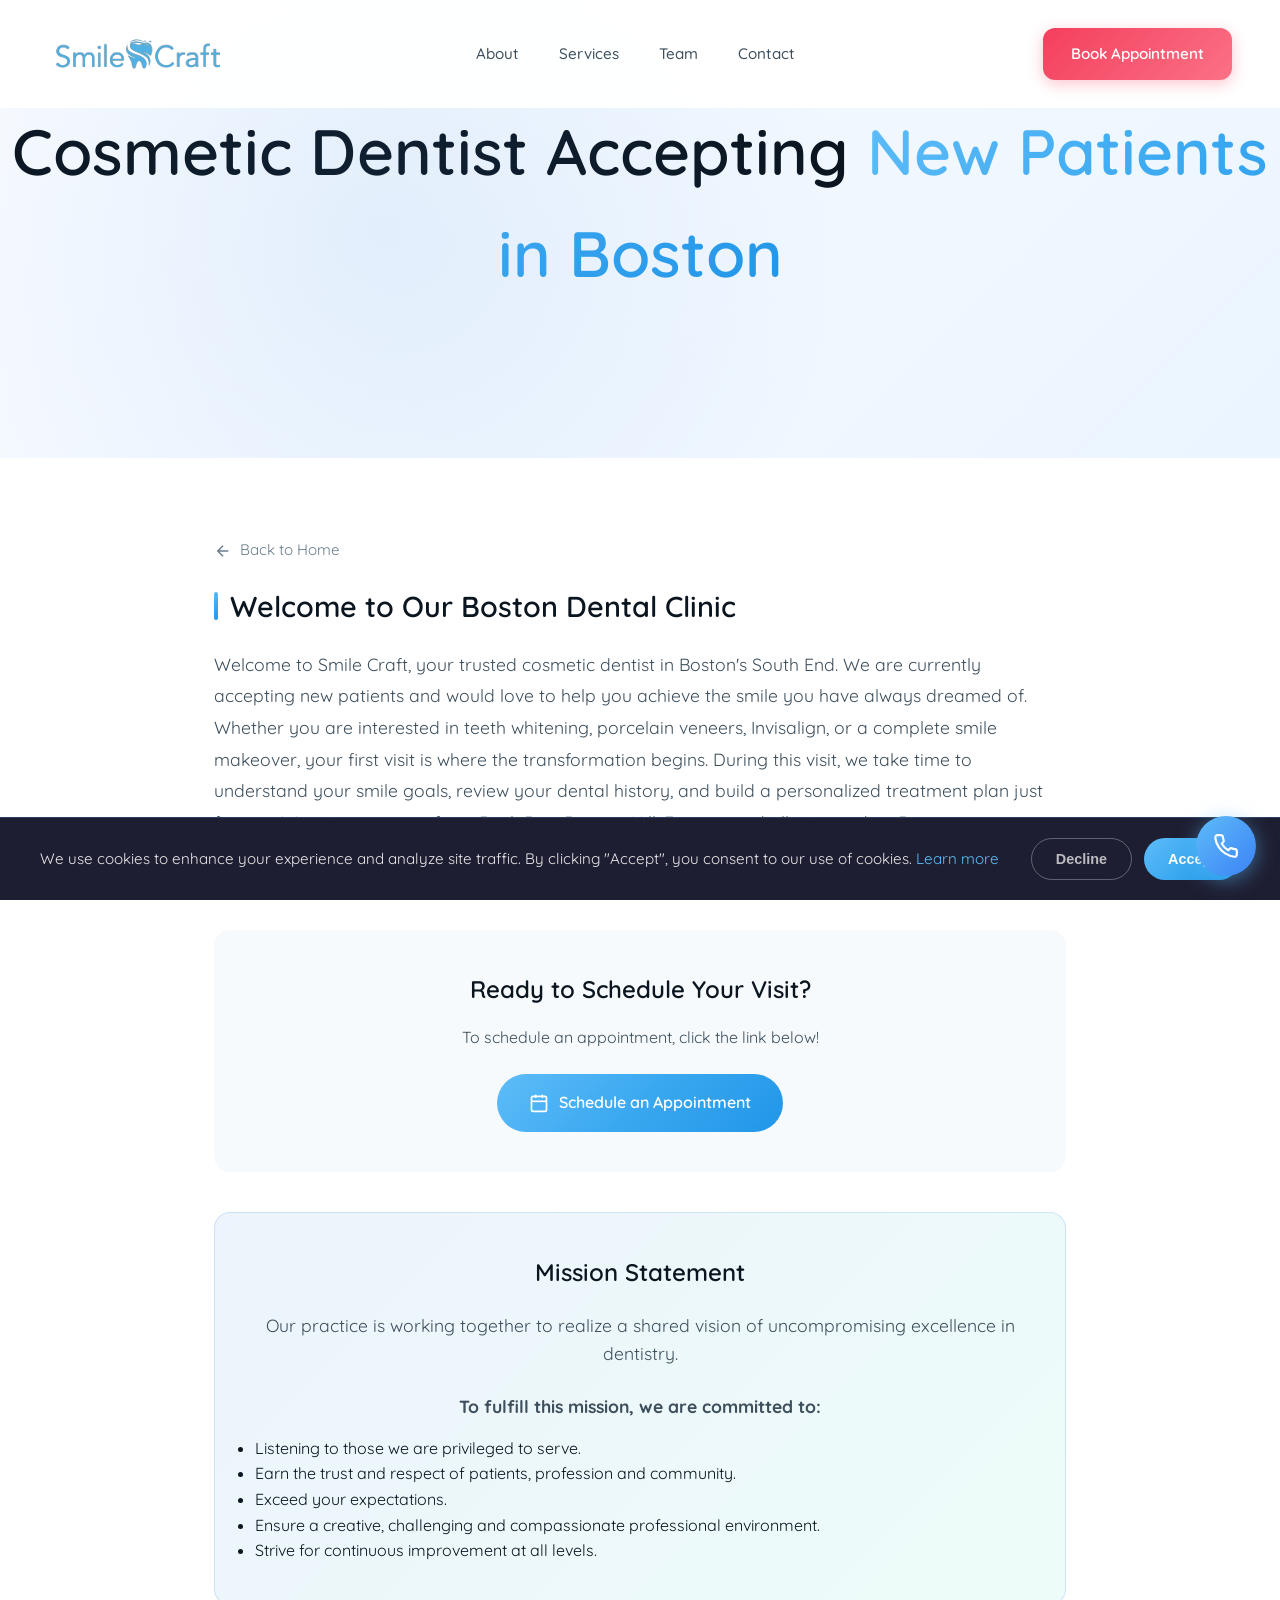
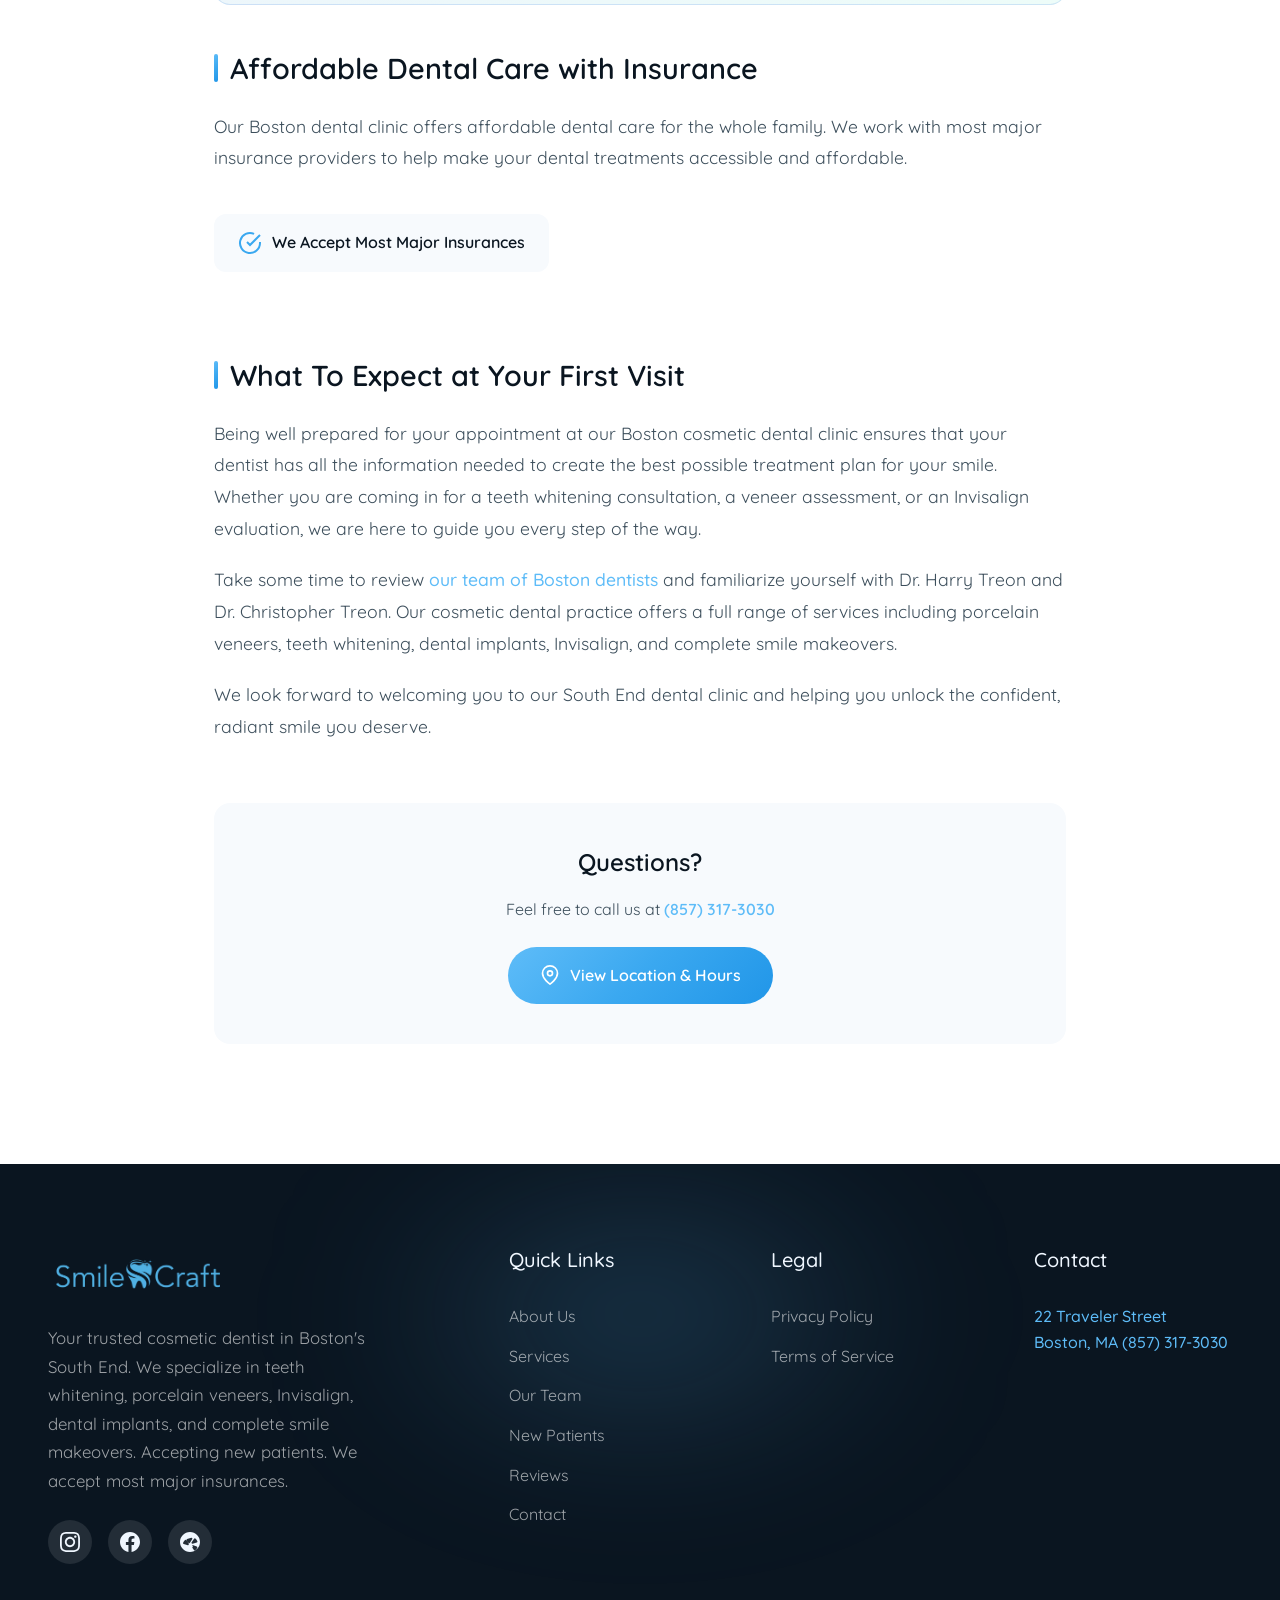
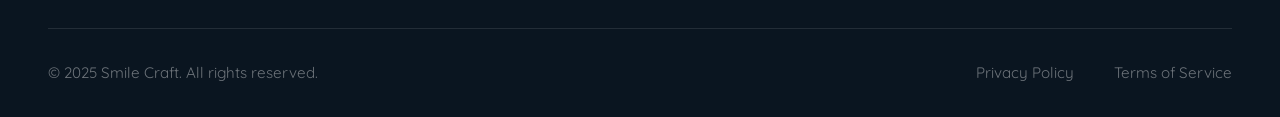
<file: new-patients.html>
<!DOCTYPE html>
<html lang="en">
<head>
    <meta charset="UTF-8">
    <meta name="viewport" content="width=device-width, initial-scale=1.0">
    <title>New Patients | Cosmetic Dentist Accepting New Patients Boston | Smile Makeovers</title>
    <meta name="description" content="Smile Craft is a cosmetic dentist in Boston's South End accepting new patients. Teeth whitening, veneers, Invisalign, and smile makeovers. Visit our South End dental clinic today.">

    <!-- Google Tag Manager -->
    <script>(function(w,d,s,l,i){w[l]=w[l]||[];w[l].push({'gtm.start':
    new Date().getTime(),event:'gtm.js'});var f=d.getElementsByTagName(s)[0],
    j=d.createElement(s),dl=l!='dataLayer'?'&l='+l:'';j.async=true;j.src=
    'https://www.googletagmanager.com/gtm.js?id='+i+dl;f.parentNode.insertBefore(j,f);
    })(window,document,'script','dataLayer','GTM-54HP6XB7');</script>
    <!-- End Google Tag Manager -->

    <!-- Fonts -->
    <link rel="preconnect" href="https://fonts.googleapis.com">
    <link rel="preconnect" href="https://fonts.gstatic.com" crossorigin>
    <link href="https://fonts.googleapis.com/css2?family=Quicksand:wght@400;500;600;700&display=swap" rel="stylesheet">
    
    <!-- Styles -->
    <link rel="stylesheet" href="styles.css">
    <style>
        /* Use default cursor on this page */
        body, body * {
            cursor: auto !important;
        }
        
        body a, body button {
            cursor: pointer !important;
        }
        
        .page-hero {
            min-height: 40vh;
            display: flex;
            align-items: center;
            justify-content: center;
            background: var(--gradient-dark);
            position: relative;
            padding-top: 100px;
        }
        
        .page-hero::before {
            content: '';
            position: absolute;
            inset: 0;
            background: radial-gradient(circle at 30% 50%, rgba(74, 144, 226, 0.1) 0%, transparent 50%);
        }
        
        .page-hero h1 {
            font-size: clamp(2.5rem, 5vw, 4rem);
            font-weight: 600;
            text-align: center;
            color: var(--text-primary);
        }
        
        .page-hero h1 span {
            background: var(--gradient-primary);
            -webkit-background-clip: text;
            -webkit-text-fill-color: transparent;
        }
        
        .page-content {
            padding: 80px 0;
            background: var(--bg-primary);
        }
        
        .content-container {
            max-width: 900px;
            margin: 0 auto;
            padding: 0 24px;
        }
        
        .content-section {
            margin-bottom: 60px;
        }
        
        .content-section h2 {
            font-size: 1.8rem;
            font-weight: 600;
            color: var(--text-primary);
            margin-bottom: 20px;
            display: flex;
            align-items: center;
            gap: 12px;
        }
        
        .content-section h2::before {
            content: '';
            width: 4px;
            height: 28px;
            background: var(--gradient-primary);
            border-radius: 2px;
        }
        
        .content-section p {
            font-size: 1.1rem;
            line-height: 1.8;
            color: var(--text-secondary);
            margin-bottom: 20px;
        }
        
        .content-section ul {
            list-style: none;
            padding: 0;
            margin: 20px 0;
        }
        
        .content-section ul li {
            font-size: 1.1rem;
            line-height: 1.8;
            color: var(--text-secondary);
            padding-left: 28px;
            position: relative;
            margin-bottom: 12px;
        }
        
        .content-section ul li::before {
            content: '';
            position: absolute;
            left: 0;
            top: 10px;
            width: 8px;
            height: 8px;
            background: var(--accent-primary);
            border-radius: 50%;
        }
        
        .cta-box {
            background: var(--bg-secondary);
            border: 1px solid var(--border-light);
            border-radius: 16px;
            padding: 40px;
            text-align: center;
            margin: 40px 0;
        }
        
        .cta-box h3 {
            font-size: 1.5rem;
            font-weight: 600;
            color: var(--text-primary);
            margin-bottom: 16px;
        }
        
        .cta-box p {
            color: var(--text-secondary);
            margin-bottom: 24px;
        }
        
        .cta-button {
            display: inline-flex;
            align-items: center;
            gap: 10px;
            padding: 16px 32px;
            background: var(--gradient-primary);
            color: white;
            text-decoration: none;
            border-radius: 50px;
            font-weight: 600;
            font-size: 1rem;
            transition: transform 0.3s ease, box-shadow 0.3s ease;
        }
        
        .cta-button:hover {
            transform: translateY(-2px);
            box-shadow: 0 10px 30px rgba(74, 144, 226, 0.3);
        }
        
        .mission-box {
            background: linear-gradient(135deg, rgba(74, 144, 226, 0.1) 0%, rgba(80, 227, 194, 0.1) 100%);
            border: 1px solid rgba(74, 144, 226, 0.2);
            border-radius: 16px;
            padding: 40px;
            margin: 40px 0;
        }
        
        .mission-box h3 {
            font-size: 1.5rem;
            font-weight: 600;
            color: var(--text-primary);
            margin-bottom: 20px;
            text-align: center;
        }
        
        .mission-box > p {
            text-align: center;
            font-size: 1.1rem;
            color: var(--text-secondary);
            margin-bottom: 24px;
        }
        
        .insurance-badge {
            display: inline-flex;
            align-items: center;
            gap: 10px;
            padding: 16px 24px;
            background: var(--bg-secondary);
            border: 1px solid var(--border-light);
            border-radius: 12px;
            margin: 20px 0;
        }
        
        .insurance-badge svg {
            width: 24px;
            height: 24px;
            color: var(--accent-secondary);
        }
        
        .insurance-badge span {
            font-weight: 600;
            color: var(--text-primary);
        }
        
        .staff-link {
            color: var(--accent-primary);
            text-decoration: none;
            font-weight: 500;
            transition: color 0.3s ease;
        }
        
        .staff-link:hover {
            color: var(--accent-secondary);
            text-decoration: underline;
        }
        
        .back-link {
            display: inline-flex;
            align-items: center;
            gap: 8px;
            color: var(--text-muted);
            text-decoration: none;
            font-size: 0.95rem;
            margin-bottom: 20px;
            transition: color 0.3s ease;
        }
        
        .back-link:hover {
            color: var(--accent-primary);
        }
        
        .back-link svg {
            width: 18px;
            height: 18px;
        }
    </style>
</head>
<body>
    <!-- Google Tag Manager (noscript) -->
    <noscript><iframe src="https://www.googletagmanager.com/ns.html?id=GTM-54HP6XB7"
    height="0" width="0" style="display:none;visibility:hidden"></iframe></noscript>
    <!-- End Google Tag Manager (noscript) -->

    <!-- Page Transition Overlay -->
    <div class="page-transition" id="pageTransition"></div>
    
    <!-- Navigation -->
    <nav class="nav" id="nav">
        <div class="nav-container">
            <a href="index.html" class="nav-logo">
                <img src="assets/images/SC_TEXT_RGB.webp" alt="Smile Craft Family Dentist Boston" class="logo-img">
            </a>
            
            <ul class="nav-links">
                <li><a href="index.html#about">About</a></li>
                <li><a href="index.html#services">Services</a></li>
                <li><a href="index.html#team">Team</a></li>
                <li><a href="index.html#contact">Contact</a></li>
            </ul>
            
            <a href="https://book2.getweave.com/a39bddf2-48ac-44b0-9388-3fecc2f129c3/request-appointment" target="_blank" rel="noopener noreferrer" class="nav-cta">Book Appointment</a>
            
            <button class="nav-toggle" aria-label="Toggle menu">
                <span></span>
                <span></span>
                <span></span>
            </button>
        </div>
    </nav>
    
    <!-- Mobile Menu -->
    <div class="mobile-menu">
        <button class="mobile-menu-close" aria-label="Close menu">
            <svg width="28" height="28" viewBox="0 0 24 24" fill="none" stroke="currentColor" stroke-width="2">
                <line x1="18" y1="6" x2="6" y2="18"></line>
                <line x1="6" y1="6" x2="18" y2="18"></line>
            </svg>
        </button>
        <ul class="mobile-menu-links">
            <li><a href="index.html#about">About</a></li>
            <li><a href="index.html#services">Services</a></li>
            <li><a href="index.html#team">Team</a></li>
            <li><a href="index.html#testimonials">Reviews</a></li>
            <li><a href="index.html#contact">Contact</a></li>
        </ul>
        <a href="https://book2.getweave.com/a39bddf2-48ac-44b0-9388-3fecc2f129c3/request-appointment" target="_blank" rel="noopener noreferrer" class="mobile-menu-cta">Book Appointment</a>
    </div>
    
    <!-- Page Hero -->
    <section class="page-hero">
        <h1>Cosmetic Dentist Accepting <span>New Patients in Boston</span></h1>
    </section>
    
    <!-- Page Content -->
    <section class="page-content">
        <div class="content-container">
            
            <a href="index.html" class="back-link">
                <svg viewBox="0 0 24 24" fill="none" stroke="currentColor" stroke-width="2">
                    <path d="M19 12H5M12 19l-7-7 7-7"/>
                </svg>
                Back to Home
            </a>
            
            <div class="content-section">
                <h2>Welcome to Our Boston Dental Clinic</h2>
                <p>
                    Welcome to Smile Craft, your trusted cosmetic dentist in Boston's South End. We are currently
                    accepting new patients and would love to help you achieve the smile you have always dreamed of.
                    Whether you are interested in teeth whitening, porcelain veneers, Invisalign, or a complete
                    smile makeover, your first visit is where the transformation begins. During this visit,
                    we take time to understand your smile goals, review your dental history, and build a
                    personalized treatment plan just for you. We serve patients from Back Bay, Beacon Hill,
                    Fenway and all surrounding Boston neighborhoods.
                </p>
            </div>
            
            <div class="cta-box">
                <h3>Ready to Schedule Your Visit?</h3>
                <p>To schedule an appointment, click the link below!</p>
                <a href="https://book2.getweave.com/a39bddf2-48ac-44b0-9388-3fecc2f129c3/request-appointment" target="_blank" rel="noopener noreferrer" class="cta-button">
                    <svg width="20" height="20" viewBox="0 0 24 24" fill="none" stroke="currentColor" stroke-width="2">
                        <rect x="3" y="4" width="18" height="18" rx="2" ry="2"/>
                        <line x1="16" y1="2" x2="16" y2="6"/>
                        <line x1="8" y1="2" x2="8" y2="6"/>
                        <line x1="3" y1="10" x2="21" y2="10"/>
                    </svg>
                    Schedule an Appointment
                </a>
            </div>
            
            <div class="mission-box">
                <h3>Mission Statement</h3>
                <p>Our practice is working together to realize a shared vision of uncompromising excellence in dentistry.</p>
                <p style="text-align: center; color: var(--text-secondary); margin-bottom: 16px;"><strong>To fulfill this mission, we are committed to:</strong></p>
                <ul>
                    <li>Listening to those we are privileged to serve.</li>
                    <li>Earn the trust and respect of patients, profession and community.</li>
                    <li>Exceed your expectations.</li>
                    <li>Ensure a creative, challenging and compassionate professional environment.</li>
                    <li>Strive for continuous improvement at all levels.</li>
                </ul>
            </div>
            
            <div class="content-section">
                <h2>Affordable Dental Care with Insurance</h2>
                <p>
                    Our Boston dental clinic offers affordable dental care for the whole family. We work with most
                    major insurance providers to help make your dental treatments accessible and affordable.
                </p>
                <div class="insurance-badge">
                    <svg viewBox="0 0 24 24" fill="none" stroke="currentColor" stroke-width="2">
                        <path d="M22 11.08V12a10 10 0 1 1-5.93-9.14"/>
                        <polyline points="22 4 12 14.01 9 11.01"/>
                    </svg>
                    <span>We Accept Most Major Insurances</span>
                </div>
            </div>
            
            <div class="content-section">
                <h2>What To Expect at Your First Visit</h2>
                <p>
                    Being well prepared for your appointment at our Boston cosmetic dental clinic ensures that
                    your dentist has all the information needed to create the best possible treatment plan for
                    your smile. Whether you are coming in for a teeth whitening consultation, a veneer
                    assessment, or an Invisalign evaluation, we are here to guide you every step of the way.
                </p>
                <p>
                    Take some time to review <a href="index.html#team" class="staff-link">our team of Boston dentists</a>
                    and familiarize yourself with Dr. Harry Treon and Dr. Christopher Treon. Our cosmetic dental
                    practice offers a full range of services including porcelain veneers, teeth whitening,
                    dental implants, Invisalign, and complete smile makeovers.
                </p>
                <p>
                    We look forward to welcoming you to our South End dental clinic and helping you unlock
                    the confident, radiant smile you deserve.
                </p>
            </div>
            
            <div class="cta-box">
                <h3>Questions?</h3>
                <p>Feel free to call us at <a href="tel:8573173030" style="color: var(--accent-primary); font-weight: 600;">(857) 317-3030</a></p>
                <a href="index.html#contact" class="cta-button">
                    <svg width="20" height="20" viewBox="0 0 24 24" fill="none" stroke="currentColor" stroke-width="2">
                        <path d="M21 10c0 7-9 13-9 13s-9-6-9-13a9 9 0 0 1 18 0z"/>
                        <circle cx="12" cy="10" r="3"/>
                    </svg>
                    View Location & Hours
                </a>
            </div>
            
        </div>
    </section>
    
    <!-- Footer -->
    <footer class="footer">
        <div class="container">
            <div class="footer-grid">
                <div class="footer-brand">
                    <a href="index.html" class="footer-logo">
                        <img src="assets/images/SC_TEXT_RGB.webp" alt="Smile Craft Dental Clinic Boston" class="logo-img">
                    </a>
                    <p class="footer-tagline">
                        Your trusted cosmetic dentist in Boston's South End. We specialize in teeth whitening, porcelain veneers, Invisalign, dental implants, and complete smile makeovers. Accepting new patients. We accept most major insurances.
                    </p>
                    <div class="footer-social">
                        <a href="https://www.instagram.com/smilecraftboston/" target="_blank" rel="noopener" aria-label="Instagram">
                            <svg viewBox="0 0 24 24" fill="currentColor">
                                <path d="M12 2.163c3.204 0 3.584.012 4.85.07 3.252.148 4.771 1.691 4.919 4.919.058 1.265.069 1.645.069 4.849 0 3.205-.012 3.584-.069 4.849-.149 3.225-1.664 4.771-4.919 4.919-1.266.058-1.644.07-4.85.07-3.204 0-3.584-.012-4.849-.07-3.26-.149-4.771-1.699-4.919-4.92-.058-1.265-.07-1.644-.07-4.849 0-3.204.013-3.583.07-4.849.149-3.227 1.664-4.771 4.919-4.919 1.266-.057 1.645-.069 4.849-.069zm0-2.163c-3.259 0-3.667.014-4.947.072-4.358.2-6.78 2.618-6.98 6.98-.059 1.281-.073 1.689-.073 4.948 0 3.259.014 3.668.072 4.948.2 4.358 2.618 6.78 6.98 6.98 1.281.058 1.689.072 4.948.072 3.259 0 3.668-.014 4.948-.072 4.354-.2 6.782-2.618 6.979-6.98.059-1.28.073-1.689.073-4.948 0-3.259-.014-3.667-.072-4.947-.196-4.354-2.617-6.78-6.979-6.98-1.281-.059-1.69-.073-4.949-.073zm0 5.838c-3.403 0-6.162 2.759-6.162 6.162s2.759 6.163 6.162 6.163 6.162-2.759 6.162-6.163c0-3.403-2.759-6.162-6.162-6.162zm0 10.162c-2.209 0-4-1.79-4-4 0-2.209 1.791-4 4-4s4 1.791 4 4c0 2.21-1.791 4-4 4zm6.406-11.845c-.796 0-1.441.645-1.441 1.44s.645 1.44 1.441 1.44c.795 0 1.439-.645 1.439-1.44s-.644-1.44-1.439-1.44z"/>
                            </svg>
                        </a>
                        <a href="https://www.facebook.com/smilecraftsouthend" target="_blank" rel="noopener" aria-label="Facebook">
                            <svg viewBox="0 0 24 24" fill="currentColor">
                                <path d="M24 12.073c0-6.627-5.373-12-12-12s-12 5.373-12 12c0 5.99 4.388 10.954 10.125 11.854v-8.385H7.078v-3.47h3.047V9.43c0-3.007 1.792-4.669 4.533-4.669 1.312 0 2.686.235 2.686.235v2.953H15.83c-1.491 0-1.956.925-1.956 1.874v2.25h3.328l-.532 3.47h-2.796v8.385C19.612 23.027 24 18.062 24 12.073z"/>
                            </svg>
                        </a>
                        <a href="https://www.yelp.com/biz/smile-craft-boston" target="_blank" rel="noopener" aria-label="Yelp">
                            <svg viewBox="0 0 24 24" fill="currentColor">
                                <path d="M20.16 12.594l-4.995 1.433c-.96.276-1.74-.8-1.176-1.63l2.905-4.308a1.072 1.072 0 0 1 1.596-.206 9.194 9.194 0 0 1 2.364 3.252 1.073 1.073 0 0 1-.686 1.459zm-5.025 3.152l4.942 1.606a1.072 1.072 0 0 1 .636 1.48 9.316 9.316 0 0 1-2.47 3.169 1.073 1.073 0 0 1-1.592-.26l-2.76-4.409c-.528-.845.288-1.894 1.236-1.584zm-2.75-1.906c-.678-.68-1.94-.144-1.94.824v5.263c0 .852.947 1.373 1.67.918a9.192 9.192 0 0 0 3.03-2.931 1.073 1.073 0 0 0-.206-1.593l-2.554-2.48zM7.675 9.93l2.905 4.308c.564.83-.216 1.906-1.176 1.63l-4.995-1.433a1.073 1.073 0 0 1-.686-1.459 9.194 9.194 0 0 1 2.364-3.252 1.072 1.072 0 0 1 1.596.206zm.89-1.472l4.942-1.606c.948-.31 1.764.739 1.236 1.584l-2.76 4.409a1.073 1.073 0 0 1-1.592.26 9.316 9.316 0 0 1-2.47-3.169 1.072 1.072 0 0 1 .636-1.48zM12 0C5.373 0 0 5.373 0 12s5.373 12 12 12 12-5.373 12-12S18.627 0 12 0z"/>
                            </svg>
                        </a>
                    </div>
                </div>

                <div class="footer-links">
                    <h4>Quick Links</h4>
                    <ul>
                        <li><a href="index.html#about">About Us</a></li>
                        <li><a href="index.html#services">Services</a></li>
                        <li><a href="index.html#team">Our Team</a></li>
                        <li><a href="new-patients.html">New Patients</a></li>
                        <li><a href="index.html#testimonials">Reviews</a></li>
                        <li><a href="index.html#contact">Contact</a></li>
                    </ul>
                </div>

                <div class="footer-links">
                    <h4>Legal</h4>
                    <ul>
                        <li><a href="privacy-policy.html">Privacy Policy</a></li>
                        <li><a href="terms-of-service.html">Terms of Service</a></li>
                    </ul>
                </div>

                <div class="footer-contact">
                    <h4>Contact</h4>
                    <a href="https://www.google.com/maps/dir//22+Traveler+St,+Boston,+MA+02118" target="_blank" rel="noopener noreferrer">22 Traveler Street<br>Boston, MA</a>
                    <a href="tel:8573173030">(857) 317-3030</a>
                </div>
            </div>

            <div class="footer-bottom">
                <p>&copy; 2025 Smile Craft. All rights reserved.</p>
                <div class="footer-legal">
                    <a href="privacy-policy.html">Privacy Policy</a>
                    <a href="terms-of-service.html">Terms of Service</a>
                </div>
            </div>
        </div>
    </footer>

    <!-- UserWay Accessibility Widget - Position 4 = Bottom Left -->
    <script src="https://cdn.userway.org/widget.js" data-account="zApLnElSni" data-position="4"></script>

    <!-- Floating Contact Button -->
    <div id="floating-contact">
        <div class="float-menu">
            <a href="tel:8573173030" class="float-item">
                <svg viewBox="0 0 24 24" fill="none" stroke="currentColor" stroke-width="2">
                    <path d="M22 16.92v3a2 2 0 0 1-2.18 2 19.79 19.79 0 0 1-8.63-3.07 19.5 19.5 0 0 1-6-6 19.79 19.79 0 0 1-3.07-8.67A2 2 0 0 1 4.11 2h3a2 2 0 0 1 2 1.72 12.84 12.84 0 0 0 .7 2.81 2 2 0 0 1-.45 2.11L8.09 9.91a16 16 0 0 0 6 6l1.27-1.27a2 2 0 0 1 2.11-.45 12.84 12.84 0 0 0 2.81.7A2 2 0 0 1 22 16.92z"/>
                </svg>
                <span>Call Us</span>
            </a>
            <a href="https://www.google.com/maps/dir//22+Traveler+St,+Boston,+MA+02118" target="_blank" rel="noopener noreferrer" class="float-item">
                <svg viewBox="0 0 24 24" fill="none" stroke="currentColor" stroke-width="2">
                    <path d="M21 10c0 7-9 13-9 13s-9-6-9-13a9 9 0 0 1 18 0z"/>
                    <circle cx="12" cy="10" r="3"/>
                </svg>
                <span>Directions</span>
            </a>
        </div>
        <button id="float-toggle" aria-label="Contact options">
            <svg class="icon-phone" viewBox="0 0 24 24" fill="none" stroke="currentColor" stroke-width="2">
                <path d="M22 16.92v3a2 2 0 0 1-2.18 2 19.79 19.79 0 0 1-8.63-3.07 19.5 19.5 0 0 1-6-6 19.79 19.79 0 0 1-3.07-8.67A2 2 0 0 1 4.11 2h3a2 2 0 0 1 2 1.72 12.84 12.84 0 0 0 .7 2.81 2 2 0 0 1-.45 2.11L8.09 9.91a16 16 0 0 0 6 6l1.27-1.27a2 2 0 0 1 2.11-.45 12.84 12.84 0 0 0 2.81.7A2 2 0 0 1 22 16.92z"/>
            </svg>
            <svg class="icon-x" viewBox="0 0 24 24" fill="none" stroke="currentColor" stroke-width="2">
                <path d="M18 6L6 18M6 6l12 12"/>
            </svg>
        </button>
    </div>

    <!-- Cookie Consent Banner -->
    <div class="cookie-consent" id="cookieConsent">
        <div class="cookie-consent-inner">
            <div class="cookie-consent-text">
                <p>We use cookies to enhance your experience and analyze site traffic. By clicking "Accept", you consent to our use of cookies. <a href="privacy-policy.html">Learn more</a></p>
            </div>
            <div class="cookie-consent-buttons">
                <button class="cookie-btn cookie-btn-decline" id="cookieDecline">Decline</button>
                <button class="cookie-btn cookie-btn-accept" id="cookieAccept">Accept</button>
            </div>
        </div>
    </div>

    <script src="script.js"></script>
</body>
</html>
</file>
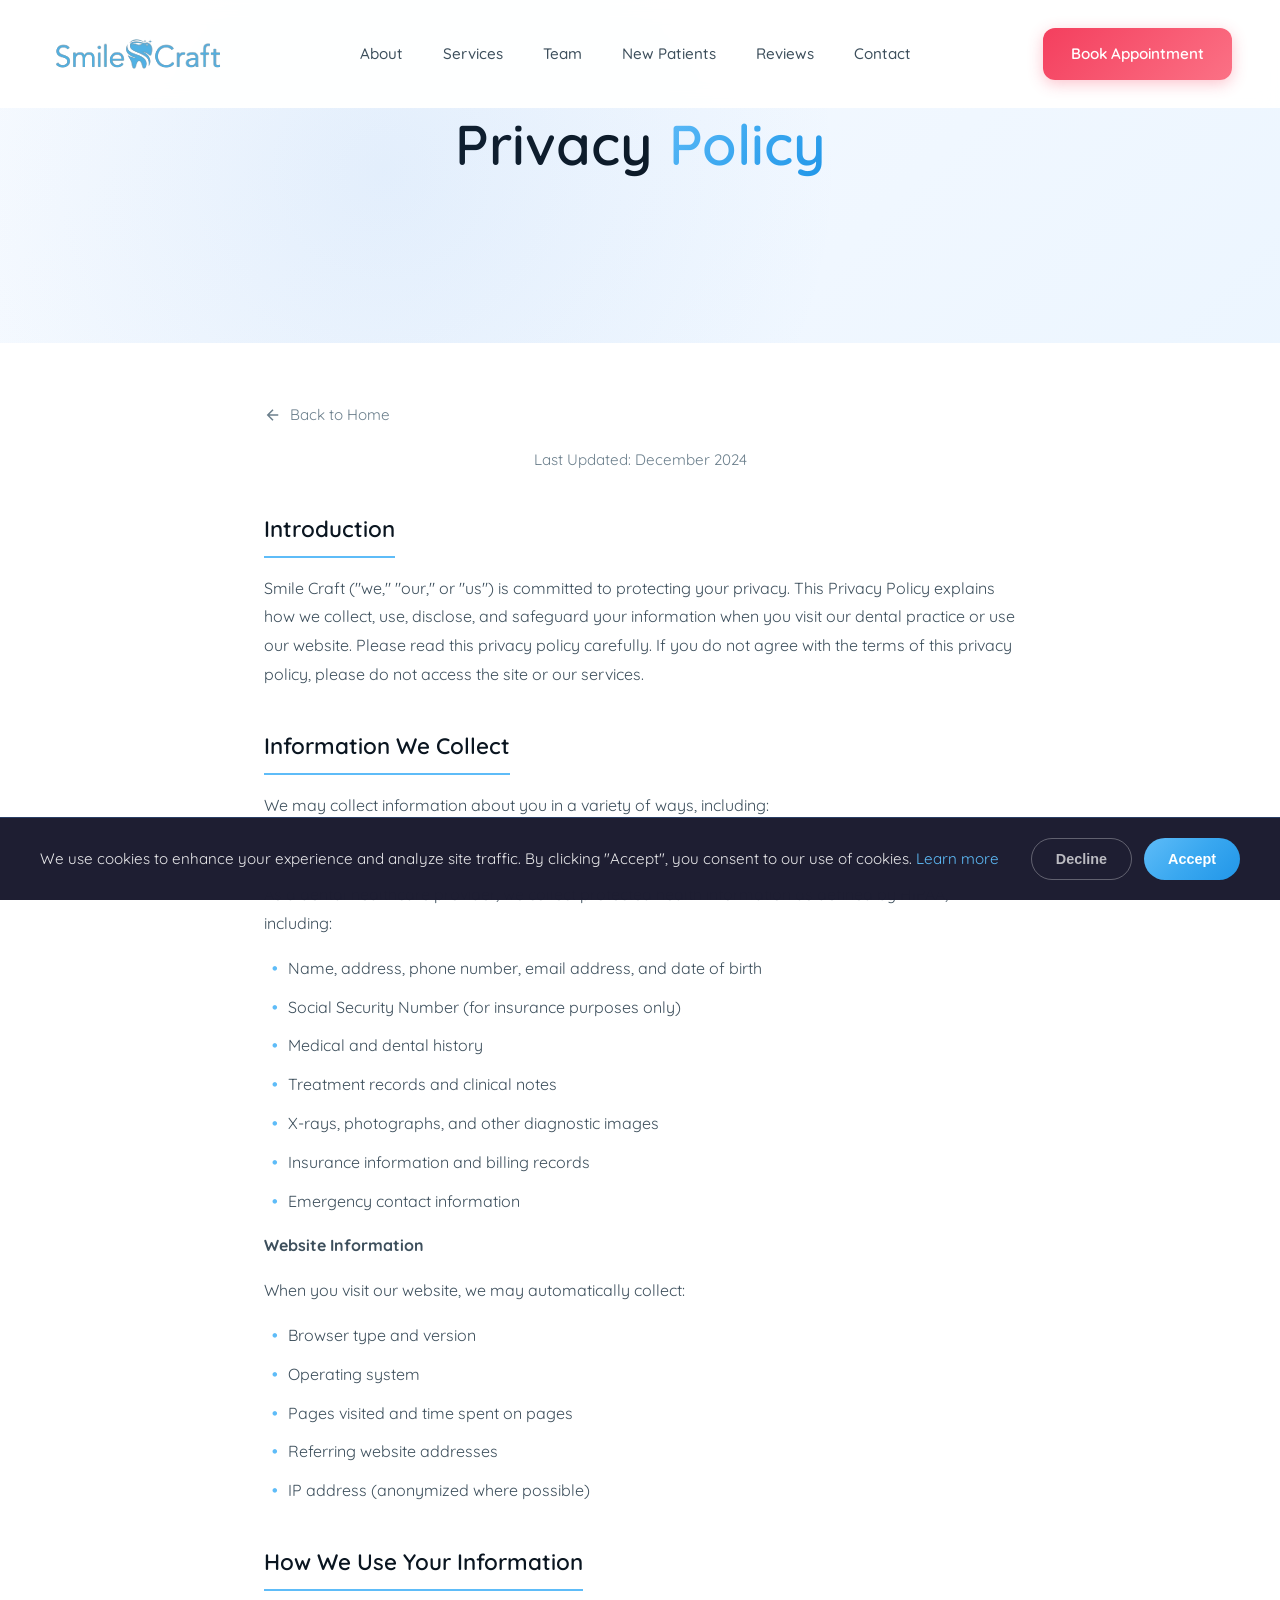
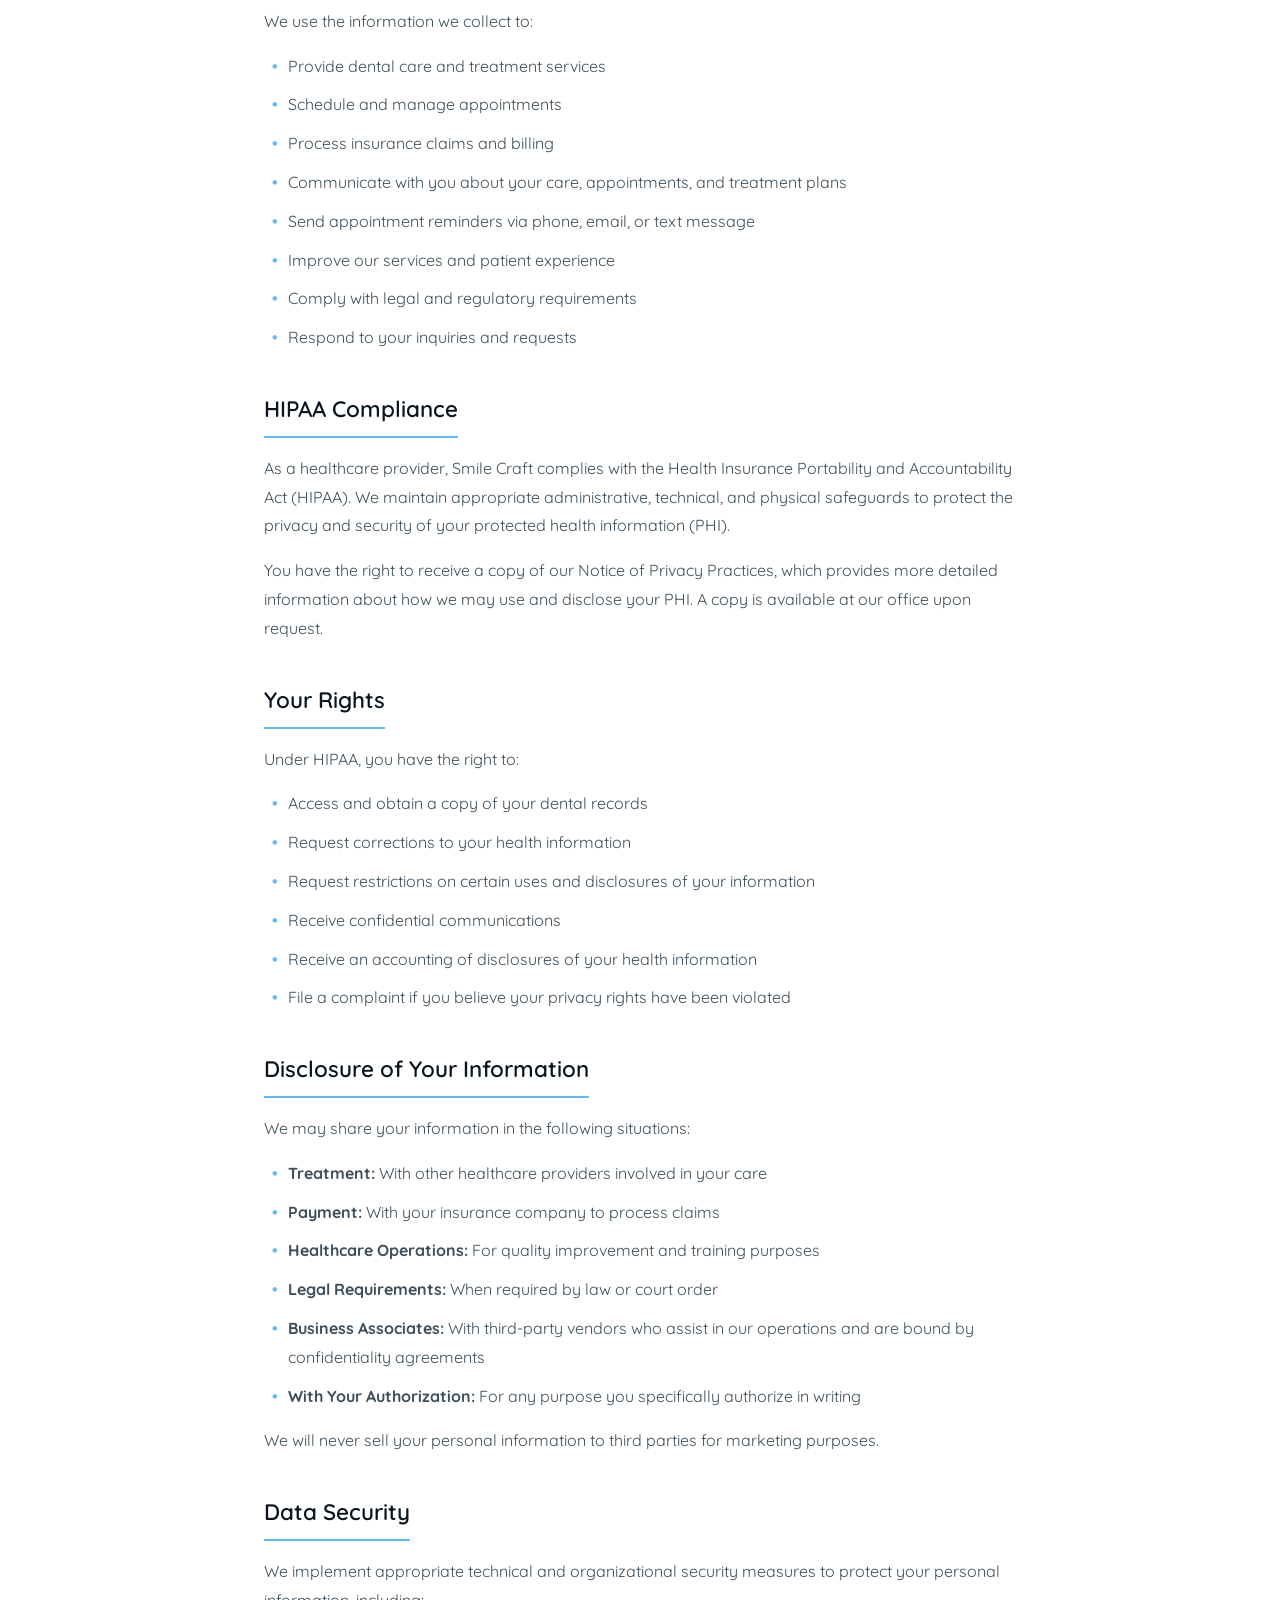
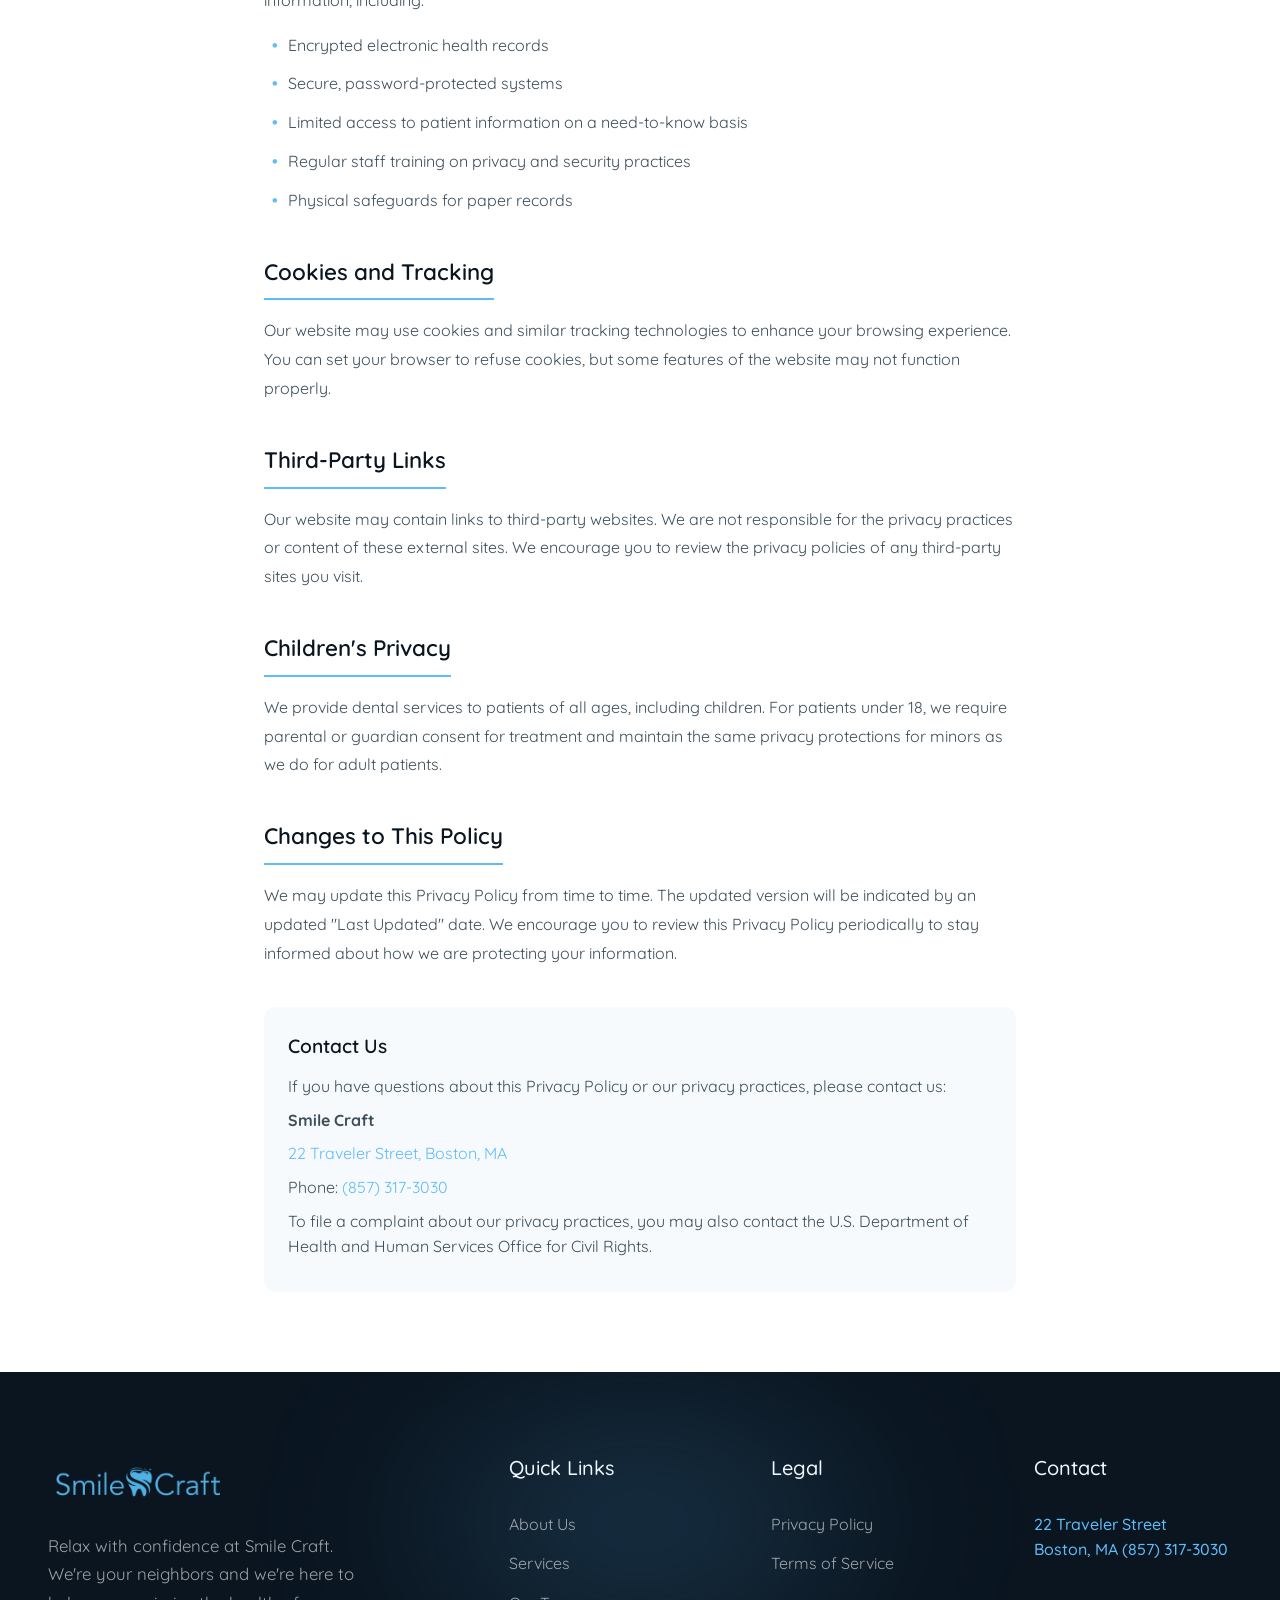
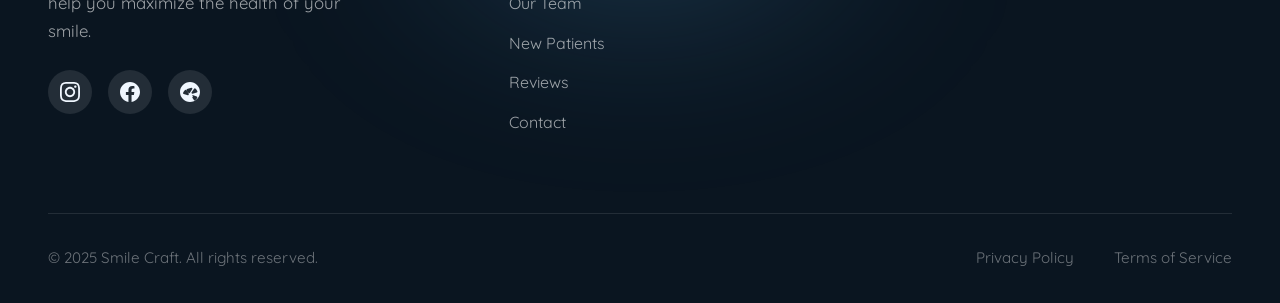
<file: privacy-policy.html>
<!DOCTYPE html>
<html lang="en">
<head>
    <meta charset="UTF-8">
    <meta name="viewport" content="width=device-width, initial-scale=1.0">
    <title>Privacy Policy | Smile Craft - Boston Dentist</title>
    <meta name="description" content="Privacy Policy for Smile Craft dental practice in Boston's South End.">

    <!-- Google Tag Manager -->
    <script>(function(w,d,s,l,i){w[l]=w[l]||[];w[l].push({'gtm.start':
    new Date().getTime(),event:'gtm.js'});var f=d.getElementsByTagName(s)[0],
    j=d.createElement(s),dl=l!='dataLayer'?'&l='+l:'';j.async=true;j.src=
    'https://www.googletagmanager.com/gtm.js?id='+i+dl;f.parentNode.insertBefore(j,f);
    })(window,document,'script','dataLayer','GTM-54HP6XB7');</script>
    <!-- End Google Tag Manager -->

    <!-- Fonts -->
    <link rel="preconnect" href="https://fonts.googleapis.com">
    <link rel="preconnect" href="https://fonts.gstatic.com" crossorigin>
    <link href="https://fonts.googleapis.com/css2?family=Quicksand:wght@400;500;600;700&display=swap" rel="stylesheet">
    
    <!-- Styles -->
    <link rel="stylesheet" href="styles.css">
    <style>
        /* Use default cursor on this page */
        body, body * {
            cursor: auto !important;
        }
        
        body a, body button {
            cursor: pointer !important;
        }
        
        .page-hero {
            min-height: 35vh;
            display: flex;
            align-items: center;
            justify-content: center;
            background: var(--gradient-dark);
            position: relative;
            padding-top: 100px;
        }
        
        .page-hero::before {
            content: '';
            position: absolute;
            inset: 0;
            background: radial-gradient(circle at 30% 50%, rgba(74, 144, 226, 0.1) 0%, transparent 50%);
        }
        
        .page-hero h1 {
            font-size: clamp(2.2rem, 5vw, 3.5rem);
            font-weight: 600;
            text-align: center;
            color: var(--text-primary);
        }
        
        .page-hero h1 span {
            background: var(--gradient-primary);
            -webkit-background-clip: text;
            -webkit-text-fill-color: transparent;
        }
        
        .page-content {
            padding: 60px 0 80px;
            background: var(--bg-primary);
        }
        
        .content-container {
            max-width: 800px;
            margin: 0 auto;
            padding: 0 24px;
        }
        
        .last-updated {
            color: var(--text-muted);
            font-size: 0.95rem;
            margin-bottom: 40px;
            text-align: center;
        }
        
        .policy-section {
            margin-bottom: 40px;
        }
        
        .policy-section h2 {
            font-size: 1.4rem;
            font-weight: 600;
            color: var(--text-primary);
            margin-bottom: 16px;
            padding-bottom: 8px;
            border-bottom: 2px solid var(--accent-primary);
            display: inline-block;
        }
        
        .policy-section p {
            font-size: 1rem;
            line-height: 1.8;
            color: var(--text-secondary);
            margin-bottom: 16px;
        }
        
        .policy-section ul {
            list-style: none;
            padding: 0;
            margin: 16px 0;
        }
        
        .policy-section ul li {
            font-size: 1rem;
            line-height: 1.8;
            color: var(--text-secondary);
            padding-left: 24px;
            position: relative;
            margin-bottom: 10px;
        }
        
        .policy-section ul li::before {
            content: '•';
            position: absolute;
            left: 8px;
            color: var(--accent-primary);
            font-weight: bold;
        }
        
        .contact-box {
            background: var(--bg-secondary);
            border: 1px solid var(--border-light);
            border-radius: 12px;
            padding: 24px;
            margin-top: 40px;
        }
        
        .contact-box h3 {
            font-size: 1.2rem;
            font-weight: 600;
            color: var(--text-primary);
            margin-bottom: 12px;
        }
        
        .contact-box p {
            color: var(--text-secondary);
            margin-bottom: 8px;
        }
        
        .contact-box a {
            color: var(--accent-primary);
            text-decoration: none;
        }
        
        .contact-box a:hover {
            text-decoration: underline;
        }
        
        .back-link {
            display: inline-flex;
            align-items: center;
            gap: 8px;
            color: var(--text-muted);
            text-decoration: none;
            font-size: 0.95rem;
            margin-bottom: 20px;
            transition: color 0.3s ease;
        }
        
        .back-link:hover {
            color: var(--accent-primary);
        }
        
        .back-link svg {
            width: 18px;
            height: 18px;
        }
    </style>
</head>
<body>
    <!-- Google Tag Manager (noscript) -->
    <noscript><iframe src="https://www.googletagmanager.com/ns.html?id=GTM-54HP6XB7"
    height="0" width="0" style="display:none;visibility:hidden"></iframe></noscript>
    <!-- End Google Tag Manager (noscript) -->

    <!-- Page Transition Overlay -->
    <div class="page-transition" id="pageTransition"></div>
    
    <!-- Navigation -->
    <nav class="nav" id="nav">
        <div class="nav-container">
            <a href="index.html" class="nav-logo">
                <img src="assets/images/SC_TEXT_RGB.webp" alt="Smile Craft" class="logo-img">
            </a>
            
            <ul class="nav-links">
                <li><a href="index.html#about">About</a></li>
                <li><a href="index.html#services">Services</a></li>
                <li><a href="index.html#team">Team</a></li>
                <li><a href="new-patients.html">New Patients</a></li>
                <li><a href="index.html#testimonials">Reviews</a></li>
                <li><a href="index.html#contact">Contact</a></li>
            </ul>
            
            <a href="https://book2.getweave.com/a39bddf2-48ac-44b0-9388-3fecc2f129c3/request-appointment" target="_blank" rel="noopener noreferrer" class="nav-cta">Book Appointment</a>
            
            <button class="nav-toggle" aria-label="Toggle menu">
                <span></span>
                <span></span>
                <span></span>
            </button>
        </div>
    </nav>
    
    <!-- Mobile Menu -->
    <div class="mobile-menu">
        <button class="mobile-menu-close" aria-label="Close menu">
            <svg width="28" height="28" viewBox="0 0 24 24" fill="none" stroke="currentColor" stroke-width="2">
                <line x1="18" y1="6" x2="6" y2="18"></line>
                <line x1="6" y1="6" x2="18" y2="18"></line>
            </svg>
        </button>
        <ul class="mobile-menu-links">
            <li><a href="index.html#about">About</a></li>
            <li><a href="index.html#services">Services</a></li>
            <li><a href="index.html#team">Team</a></li>
            <li><a href="new-patients.html">New Patients</a></li>
            <li><a href="index.html#testimonials">Reviews</a></li>
            <li><a href="index.html#contact">Contact</a></li>
        </ul>
        <a href="https://book2.getweave.com/a39bddf2-48ac-44b0-9388-3fecc2f129c3/request-appointment" target="_blank" rel="noopener noreferrer" class="mobile-menu-cta">Book Appointment</a>
    </div>
    
    <!-- Page Hero -->
    <section class="page-hero">
        <h1>Privacy <span>Policy</span></h1>
    </section>
    
    <!-- Page Content -->
    <section class="page-content">
        <div class="content-container">
            
            <a href="index.html" class="back-link">
                <svg viewBox="0 0 24 24" fill="none" stroke="currentColor" stroke-width="2">
                    <path d="M19 12H5M12 19l-7-7 7-7"/>
                </svg>
                Back to Home
            </a>
            
            <p class="last-updated">Last Updated: December 2024</p>
            
            <div class="policy-section">
                <h2>Introduction</h2>
                <p>
                    Smile Craft ("we," "our," or "us") is committed to protecting your privacy. This Privacy Policy 
                    explains how we collect, use, disclose, and safeguard your information when you visit our dental 
                    practice or use our website. Please read this privacy policy carefully. If you do not agree with 
                    the terms of this privacy policy, please do not access the site or our services.
                </p>
            </div>
            
            <div class="policy-section">
                <h2>Information We Collect</h2>
                <p>We may collect information about you in a variety of ways, including:</p>
                
                <p><strong>Personal Health Information (PHI)</strong></p>
                <p>
                    As a dental healthcare provider, we collect protected health information as defined by HIPAA, including:
                </p>
                <ul>
                    <li>Name, address, phone number, email address, and date of birth</li>
                    <li>Social Security Number (for insurance purposes only)</li>
                    <li>Medical and dental history</li>
                    <li>Treatment records and clinical notes</li>
                    <li>X-rays, photographs, and other diagnostic images</li>
                    <li>Insurance information and billing records</li>
                    <li>Emergency contact information</li>
                </ul>
                
                <p><strong>Website Information</strong></p>
                <p>When you visit our website, we may automatically collect:</p>
                <ul>
                    <li>Browser type and version</li>
                    <li>Operating system</li>
                    <li>Pages visited and time spent on pages</li>
                    <li>Referring website addresses</li>
                    <li>IP address (anonymized where possible)</li>
                </ul>
            </div>
            
            <div class="policy-section">
                <h2>How We Use Your Information</h2>
                <p>We use the information we collect to:</p>
                <ul>
                    <li>Provide dental care and treatment services</li>
                    <li>Schedule and manage appointments</li>
                    <li>Process insurance claims and billing</li>
                    <li>Communicate with you about your care, appointments, and treatment plans</li>
                    <li>Send appointment reminders via phone, email, or text message</li>
                    <li>Improve our services and patient experience</li>
                    <li>Comply with legal and regulatory requirements</li>
                    <li>Respond to your inquiries and requests</li>
                </ul>
            </div>
            
            <div class="policy-section">
                <h2>HIPAA Compliance</h2>
                <p>
                    As a healthcare provider, Smile Craft complies with the Health Insurance Portability and 
                    Accountability Act (HIPAA). We maintain appropriate administrative, technical, and physical 
                    safeguards to protect the privacy and security of your protected health information (PHI).
                </p>
                <p>
                    You have the right to receive a copy of our Notice of Privacy Practices, which provides more 
                    detailed information about how we may use and disclose your PHI. A copy is available at our 
                    office upon request.
                </p>
            </div>
            
            <div class="policy-section">
                <h2>Your Rights</h2>
                <p>Under HIPAA, you have the right to:</p>
                <ul>
                    <li>Access and obtain a copy of your dental records</li>
                    <li>Request corrections to your health information</li>
                    <li>Request restrictions on certain uses and disclosures of your information</li>
                    <li>Receive confidential communications</li>
                    <li>Receive an accounting of disclosures of your health information</li>
                    <li>File a complaint if you believe your privacy rights have been violated</li>
                </ul>
            </div>
            
            <div class="policy-section">
                <h2>Disclosure of Your Information</h2>
                <p>We may share your information in the following situations:</p>
                <ul>
                    <li><strong>Treatment:</strong> With other healthcare providers involved in your care</li>
                    <li><strong>Payment:</strong> With your insurance company to process claims</li>
                    <li><strong>Healthcare Operations:</strong> For quality improvement and training purposes</li>
                    <li><strong>Legal Requirements:</strong> When required by law or court order</li>
                    <li><strong>Business Associates:</strong> With third-party vendors who assist in our operations and are bound by confidentiality agreements</li>
                    <li><strong>With Your Authorization:</strong> For any purpose you specifically authorize in writing</li>
                </ul>
                <p>
                    We will never sell your personal information to third parties for marketing purposes.
                </p>
            </div>
            
            <div class="policy-section">
                <h2>Data Security</h2>
                <p>
                    We implement appropriate technical and organizational security measures to protect your personal 
                    information, including:
                </p>
                <ul>
                    <li>Encrypted electronic health records</li>
                    <li>Secure, password-protected systems</li>
                    <li>Limited access to patient information on a need-to-know basis</li>
                    <li>Regular staff training on privacy and security practices</li>
                    <li>Physical safeguards for paper records</li>
                </ul>
            </div>
            
            <div class="policy-section">
                <h2>Cookies and Tracking</h2>
                <p>
                    Our website may use cookies and similar tracking technologies to enhance your browsing experience. 
                    You can set your browser to refuse cookies, but some features of the website may not function properly.
                </p>
            </div>
            
            <div class="policy-section">
                <h2>Third-Party Links</h2>
                <p>
                    Our website may contain links to third-party websites. We are not responsible for the privacy 
                    practices or content of these external sites. We encourage you to review the privacy policies 
                    of any third-party sites you visit.
                </p>
            </div>
            
            <div class="policy-section">
                <h2>Children's Privacy</h2>
                <p>
                    We provide dental services to patients of all ages, including children. For patients under 18, 
                    we require parental or guardian consent for treatment and maintain the same privacy protections 
                    for minors as we do for adult patients.
                </p>
            </div>
            
            <div class="policy-section">
                <h2>Changes to This Policy</h2>
                <p>
                    We may update this Privacy Policy from time to time. The updated version will be indicated by 
                    an updated "Last Updated" date. We encourage you to review this Privacy Policy periodically 
                    to stay informed about how we are protecting your information.
                </p>
            </div>
            
            <div class="contact-box">
                <h3>Contact Us</h3>
                <p>If you have questions about this Privacy Policy or our privacy practices, please contact us:</p>
                <p><strong>Smile Craft</strong></p>
                <p><a href="https://www.google.com/maps/dir//22+Traveler+St,+Boston,+MA+02118" target="_blank" rel="noopener noreferrer">22 Traveler Street, Boston, MA</a></p>
                <p>Phone: <a href="tel:8573173030">(857) 317-3030</a></p>
                <p>
                    To file a complaint about our privacy practices, you may also contact the U.S. Department of 
                    Health and Human Services Office for Civil Rights.
                </p>
            </div>
            
        </div>
    </section>
    
    <!-- Footer -->
    <footer class="footer">
        <div class="container">
            <div class="footer-grid">
                <div class="footer-brand">
                    <a href="index.html" class="footer-logo">
                        <img src="assets/images/SC_TEXT_RGB.webp" alt="Smile Craft" class="logo-img">
                    </a>
                    <p class="footer-tagline">
                        Relax with confidence at Smile Craft. We're your neighbors and we're here to help you maximize the health of your smile.
                    </p>
                    <div class="footer-social">
                        <a href="https://www.instagram.com/smilecraftboston/" target="_blank" rel="noopener" aria-label="Instagram">
                            <svg viewBox="0 0 24 24" fill="currentColor">
                                <path d="M12 2.163c3.204 0 3.584.012 4.85.07 3.252.148 4.771 1.691 4.919 4.919.058 1.265.069 1.645.069 4.849 0 3.205-.012 3.584-.069 4.849-.149 3.225-1.664 4.771-4.919 4.919-1.266.058-1.644.07-4.85.07-3.204 0-3.584-.012-4.849-.07-3.26-.149-4.771-1.699-4.919-4.92-.058-1.265-.07-1.644-.07-4.849 0-3.204.013-3.583.07-4.849.149-3.227 1.664-4.771 4.919-4.919 1.266-.057 1.645-.069 4.849-.069zm0-2.163c-3.259 0-3.667.014-4.947.072-4.358.2-6.78 2.618-6.98 6.98-.059 1.281-.073 1.689-.073 4.948 0 3.259.014 3.668.072 4.948.2 4.358 2.618 6.78 6.98 6.98 1.281.058 1.689.072 4.948.072 3.259 0 3.668-.014 4.948-.072 4.354-.2 6.782-2.618 6.979-6.98.059-1.28.073-1.689.073-4.948 0-3.259-.014-3.667-.072-4.947-.196-4.354-2.617-6.78-6.979-6.98-1.281-.059-1.69-.073-4.949-.073zm0 5.838c-3.403 0-6.162 2.759-6.162 6.162s2.759 6.163 6.162 6.163 6.162-2.759 6.162-6.163c0-3.403-2.759-6.162-6.162-6.162zm0 10.162c-2.209 0-4-1.79-4-4 0-2.209 1.791-4 4-4s4 1.791 4 4c0 2.21-1.791 4-4 4zm6.406-11.845c-.796 0-1.441.645-1.441 1.44s.645 1.44 1.441 1.44c.795 0 1.439-.645 1.439-1.44s-.644-1.44-1.439-1.44z"/>
                            </svg>
                        </a>
                        <a href="https://www.facebook.com/smilecraftsouthend" target="_blank" rel="noopener" aria-label="Facebook">
                            <svg viewBox="0 0 24 24" fill="currentColor">
                                <path d="M24 12.073c0-6.627-5.373-12-12-12s-12 5.373-12 12c0 5.99 4.388 10.954 10.125 11.854v-8.385H7.078v-3.47h3.047V9.43c0-3.007 1.792-4.669 4.533-4.669 1.312 0 2.686.235 2.686.235v2.953H15.83c-1.491 0-1.956.925-1.956 1.874v2.25h3.328l-.532 3.47h-2.796v8.385C19.612 23.027 24 18.062 24 12.073z"/>
                            </svg>
                        </a>
                        <a href="https://www.yelp.com/biz/smile-craft-boston" target="_blank" rel="noopener" aria-label="Yelp">
                            <svg viewBox="0 0 24 24" fill="currentColor">
                                <path d="M20.16 12.594l-4.995 1.433c-.96.276-1.74-.8-1.176-1.63l2.905-4.308a1.072 1.072 0 0 1 1.596-.206 9.194 9.194 0 0 1 2.364 3.252 1.073 1.073 0 0 1-.686 1.459zm-5.025 3.152l4.942 1.606a1.072 1.072 0 0 1 .636 1.48 9.316 9.316 0 0 1-2.47 3.169 1.073 1.073 0 0 1-1.592-.26l-2.76-4.409c-.528-.845.288-1.894 1.236-1.584zm-2.75-1.906c-.678-.68-1.94-.144-1.94.824v5.263c0 .852.947 1.373 1.67.918a9.192 9.192 0 0 0 3.03-2.931 1.073 1.073 0 0 0-.206-1.593l-2.554-2.48zM7.675 9.93l2.905 4.308c.564.83-.216 1.906-1.176 1.63l-4.995-1.433a1.073 1.073 0 0 1-.686-1.459 9.194 9.194 0 0 1 2.364-3.252 1.072 1.072 0 0 1 1.596.206zm.89-1.472l4.942-1.606c.948-.31 1.764.739 1.236 1.584l-2.76 4.409a1.073 1.073 0 0 1-1.592.26 9.316 9.316 0 0 1-2.47-3.169 1.072 1.072 0 0 1 .636-1.48zM12 0C5.373 0 0 5.373 0 12s5.373 12 12 12 12-5.373 12-12S18.627 0 12 0z"/>
                            </svg>
                        </a>
                    </div>
                </div>

                <div class="footer-links">
                    <h4>Quick Links</h4>
                    <ul>
                        <li><a href="index.html#about">About Us</a></li>
                        <li><a href="index.html#services">Services</a></li>
                        <li><a href="index.html#team">Our Team</a></li>
                        <li><a href="new-patients.html">New Patients</a></li>
                        <li><a href="index.html#testimonials">Reviews</a></li>
                        <li><a href="index.html#contact">Contact</a></li>
                    </ul>
                </div>

                <div class="footer-links">
                    <h4>Legal</h4>
                    <ul>
                        <li><a href="privacy-policy.html">Privacy Policy</a></li>
                        <li><a href="terms-of-service.html">Terms of Service</a></li>
                    </ul>
                </div>

                <div class="footer-contact">
                    <h4>Contact</h4>
                    <a href="https://www.google.com/maps/dir//22+Traveler+St,+Boston,+MA+02118" target="_blank" rel="noopener noreferrer">22 Traveler Street<br>Boston, MA</a>
                    <a href="tel:8573173030">(857) 317-3030</a>
                </div>
            </div>

            <div class="footer-bottom">
                <p>&copy; 2025 Smile Craft. All rights reserved.</p>
                <div class="footer-legal">
                    <a href="privacy-policy.html">Privacy Policy</a>
                    <a href="terms-of-service.html">Terms of Service</a>
                </div>
            </div>
        </div>
    </footer>

    <!-- UserWay Accessibility Widget - Position 4 = Bottom Left -->
    <script src="https://cdn.userway.org/widget.js" data-account="zApLnElSni" data-position="4"></script>

    <!-- Cookie Consent Banner -->
    <div class="cookie-consent" id="cookieConsent">
        <div class="cookie-consent-inner">
            <div class="cookie-consent-text">
                <p>We use cookies to enhance your experience and analyze site traffic. By clicking "Accept", you consent to our use of cookies. <a href="privacy-policy.html">Learn more</a></p>
            </div>
            <div class="cookie-consent-buttons">
                <button class="cookie-btn cookie-btn-decline" id="cookieDecline">Decline</button>
                <button class="cookie-btn cookie-btn-accept" id="cookieAccept">Accept</button>
            </div>
        </div>
    </div>

    <script src="script.js"></script>
</body>
</html>
</file>
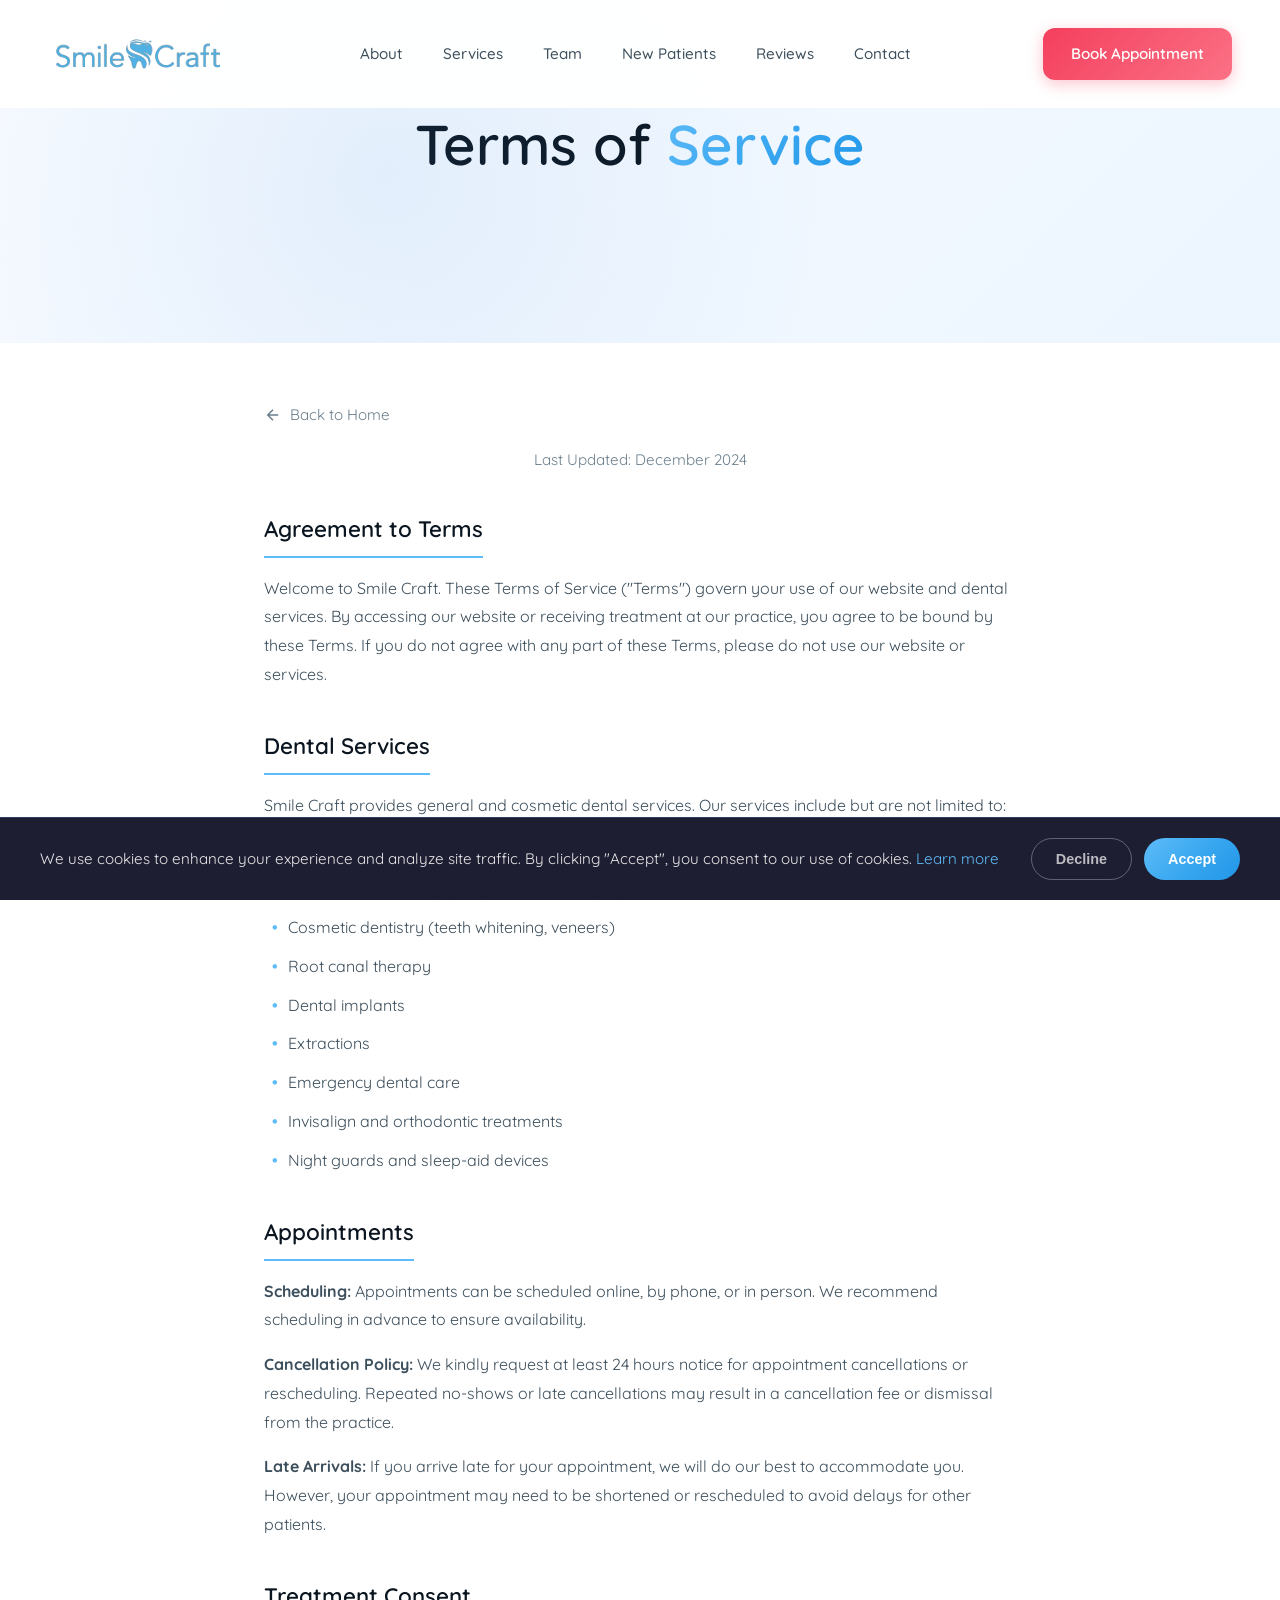
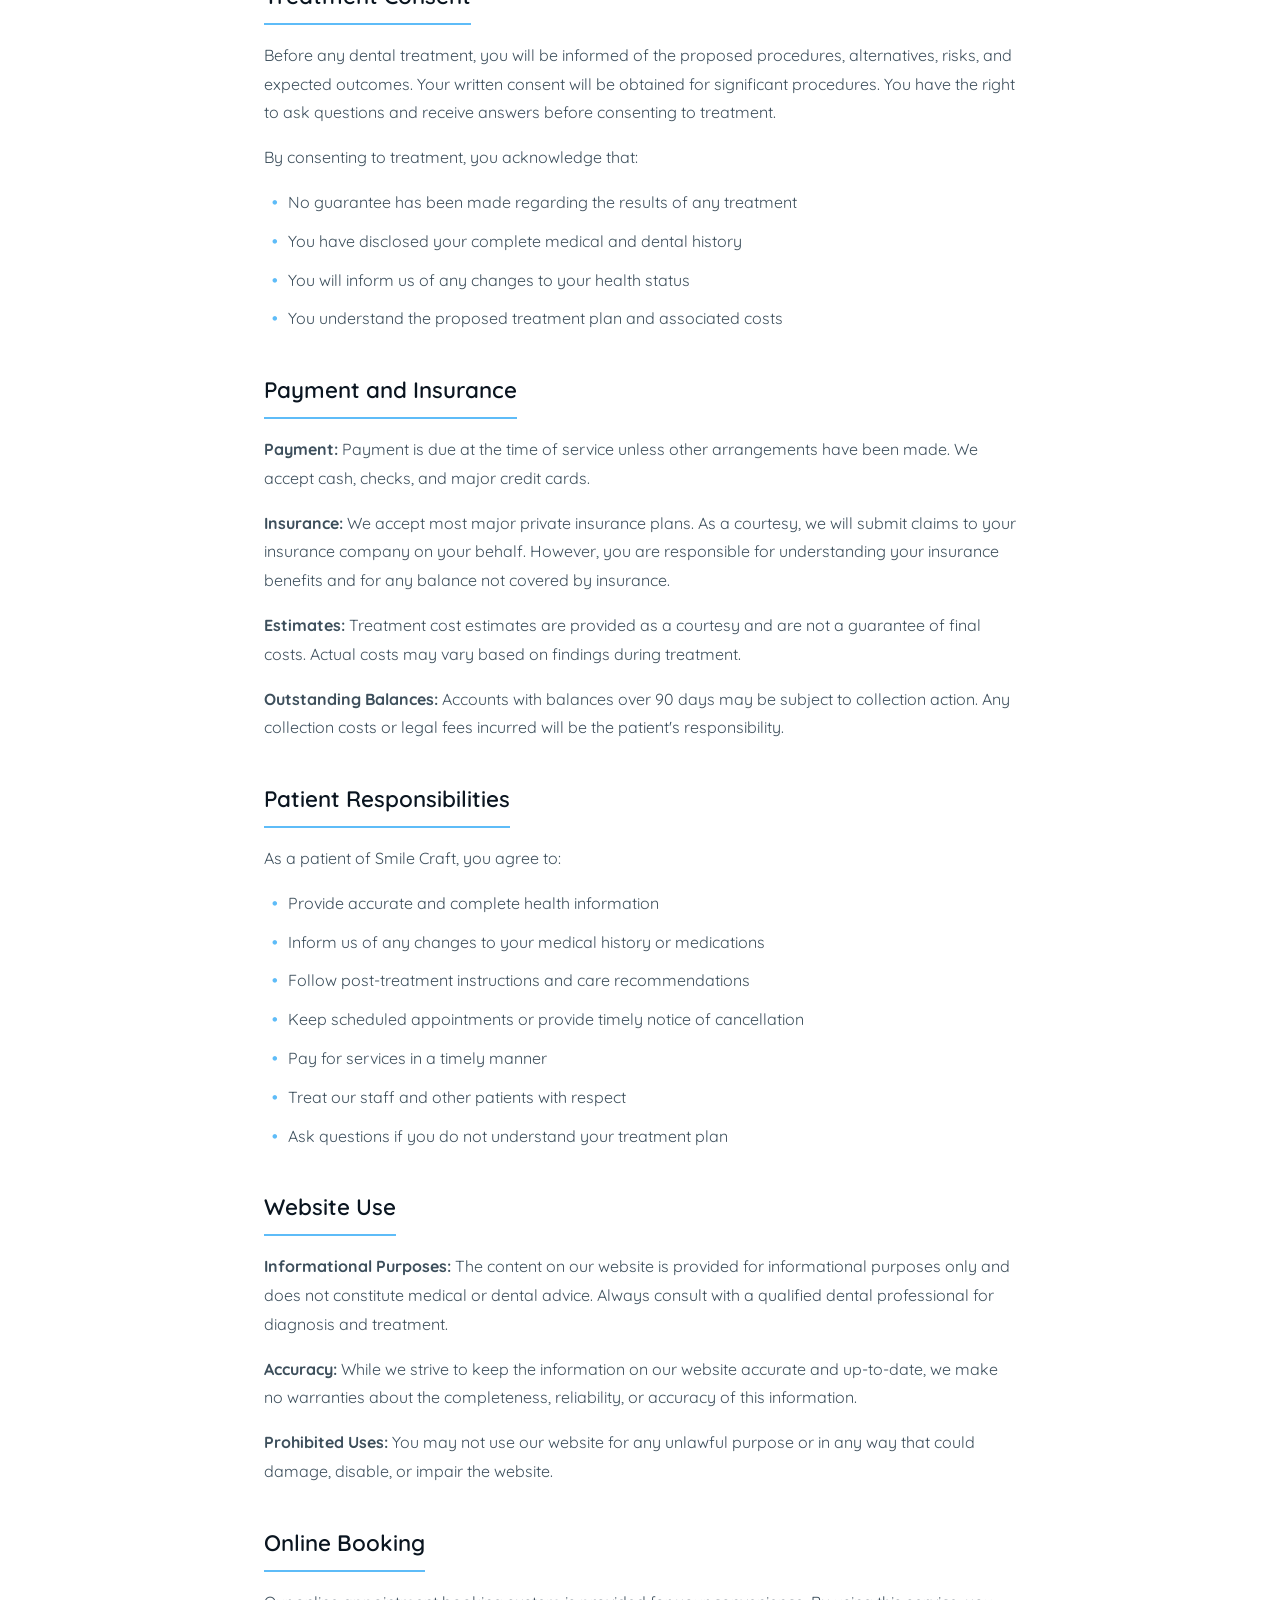
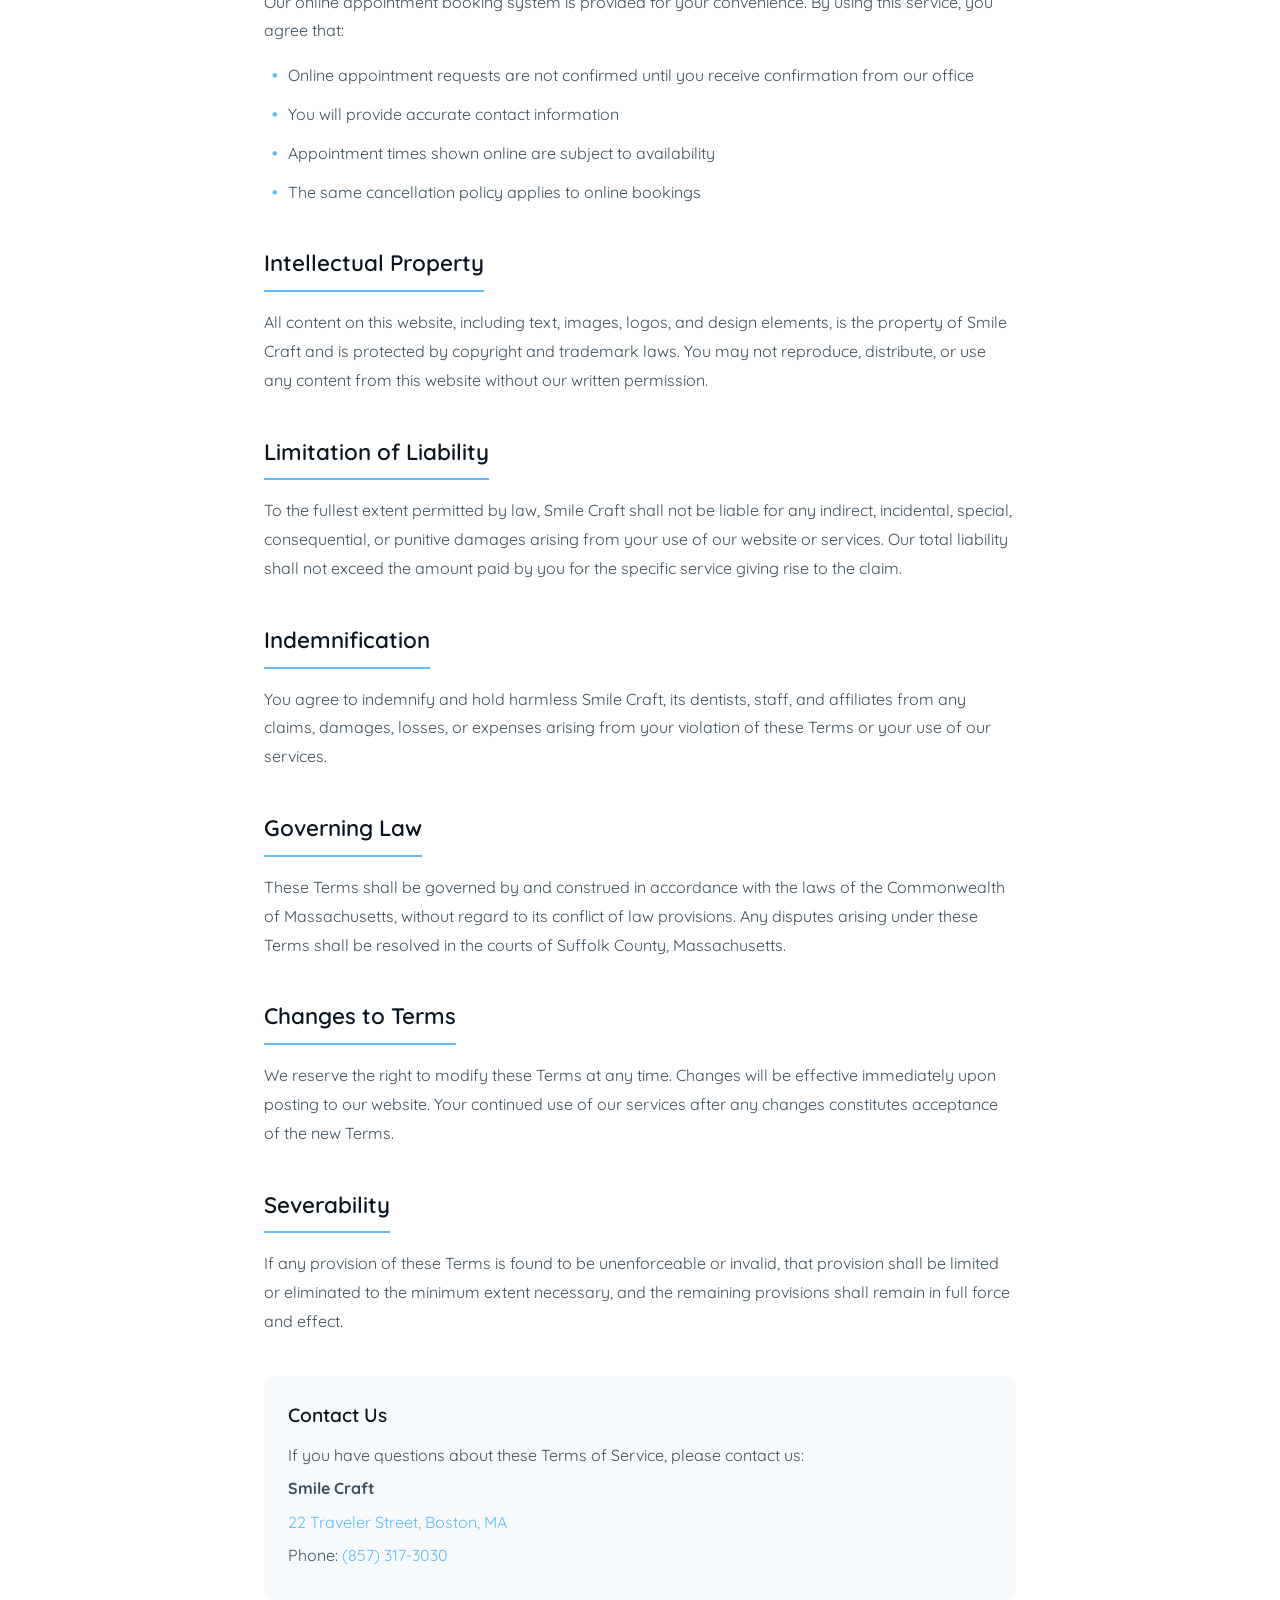
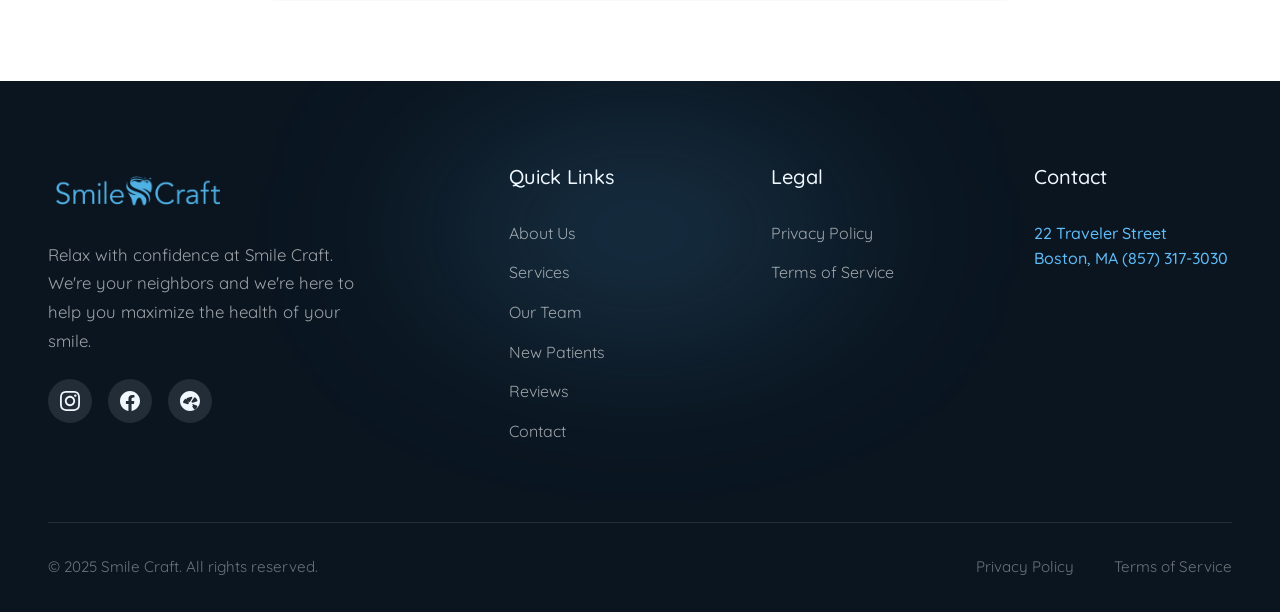
<file: terms-of-service.html>
<!DOCTYPE html>
<html lang="en">
<head>
    <meta charset="UTF-8">
    <meta name="viewport" content="width=device-width, initial-scale=1.0">
    <title>Terms of Service | Smile Craft - Boston Dentist</title>
    <meta name="description" content="Terms of Service for Smile Craft dental practice in Boston's South End.">

    <!-- Google Tag Manager -->
    <script>(function(w,d,s,l,i){w[l]=w[l]||[];w[l].push({'gtm.start':
    new Date().getTime(),event:'gtm.js'});var f=d.getElementsByTagName(s)[0],
    j=d.createElement(s),dl=l!='dataLayer'?'&l='+l:'';j.async=true;j.src=
    'https://www.googletagmanager.com/gtm.js?id='+i+dl;f.parentNode.insertBefore(j,f);
    })(window,document,'script','dataLayer','GTM-54HP6XB7');</script>
    <!-- End Google Tag Manager -->

    <!-- Fonts -->
    <link rel="preconnect" href="https://fonts.googleapis.com">
    <link rel="preconnect" href="https://fonts.gstatic.com" crossorigin>
    <link href="https://fonts.googleapis.com/css2?family=Quicksand:wght@400;500;600;700&display=swap" rel="stylesheet">
    
    <!-- Styles -->
    <link rel="stylesheet" href="styles.css">
    <style>
        /* Use default cursor on this page */
        body, body * {
            cursor: auto !important;
        }
        
        body a, body button {
            cursor: pointer !important;
        }
        
        .page-hero {
            min-height: 35vh;
            display: flex;
            align-items: center;
            justify-content: center;
            background: var(--gradient-dark);
            position: relative;
            padding-top: 100px;
        }
        
        .page-hero::before {
            content: '';
            position: absolute;
            inset: 0;
            background: radial-gradient(circle at 30% 50%, rgba(74, 144, 226, 0.1) 0%, transparent 50%);
        }
        
        .page-hero h1 {
            font-size: clamp(2.2rem, 5vw, 3.5rem);
            font-weight: 600;
            text-align: center;
            color: var(--text-primary);
        }
        
        .page-hero h1 span {
            background: var(--gradient-primary);
            -webkit-background-clip: text;
            -webkit-text-fill-color: transparent;
        }
        
        .page-content {
            padding: 60px 0 80px;
            background: var(--bg-primary);
        }
        
        .content-container {
            max-width: 800px;
            margin: 0 auto;
            padding: 0 24px;
        }
        
        .last-updated {
            color: var(--text-muted);
            font-size: 0.95rem;
            margin-bottom: 40px;
            text-align: center;
        }
        
        .policy-section {
            margin-bottom: 40px;
        }
        
        .policy-section h2 {
            font-size: 1.4rem;
            font-weight: 600;
            color: var(--text-primary);
            margin-bottom: 16px;
            padding-bottom: 8px;
            border-bottom: 2px solid var(--accent-primary);
            display: inline-block;
        }
        
        .policy-section p {
            font-size: 1rem;
            line-height: 1.8;
            color: var(--text-secondary);
            margin-bottom: 16px;
        }
        
        .policy-section ul {
            list-style: none;
            padding: 0;
            margin: 16px 0;
        }
        
        .policy-section ul li {
            font-size: 1rem;
            line-height: 1.8;
            color: var(--text-secondary);
            padding-left: 24px;
            position: relative;
            margin-bottom: 10px;
        }
        
        .policy-section ul li::before {
            content: '•';
            position: absolute;
            left: 8px;
            color: var(--accent-primary);
            font-weight: bold;
        }
        
        .contact-box {
            background: var(--bg-secondary);
            border: 1px solid var(--border-light);
            border-radius: 12px;
            padding: 24px;
            margin-top: 40px;
        }
        
        .contact-box h3 {
            font-size: 1.2rem;
            font-weight: 600;
            color: var(--text-primary);
            margin-bottom: 12px;
        }
        
        .contact-box p {
            color: var(--text-secondary);
            margin-bottom: 8px;
        }
        
        .contact-box a {
            color: var(--accent-primary);
            text-decoration: none;
        }
        
        .contact-box a:hover {
            text-decoration: underline;
        }
        
        .back-link {
            display: inline-flex;
            align-items: center;
            gap: 8px;
            color: var(--text-muted);
            text-decoration: none;
            font-size: 0.95rem;
            margin-bottom: 20px;
            transition: color 0.3s ease;
        }
        
        .back-link:hover {
            color: var(--accent-primary);
        }
        
        .back-link svg {
            width: 18px;
            height: 18px;
        }
    </style>
</head>
<body>
    <!-- Google Tag Manager (noscript) -->
    <noscript><iframe src="https://www.googletagmanager.com/ns.html?id=GTM-54HP6XB7"
    height="0" width="0" style="display:none;visibility:hidden"></iframe></noscript>
    <!-- End Google Tag Manager (noscript) -->

    <!-- Page Transition Overlay -->
    <div class="page-transition" id="pageTransition"></div>
    
    <!-- Navigation -->
    <nav class="nav" id="nav">
        <div class="nav-container">
            <a href="index.html" class="nav-logo">
                <img src="assets/images/SC_TEXT_RGB.webp" alt="Smile Craft" class="logo-img">
            </a>
            
            <ul class="nav-links">
                <li><a href="index.html#about">About</a></li>
                <li><a href="index.html#services">Services</a></li>
                <li><a href="index.html#team">Team</a></li>
                <li><a href="new-patients.html">New Patients</a></li>
                <li><a href="index.html#testimonials">Reviews</a></li>
                <li><a href="index.html#contact">Contact</a></li>
            </ul>
            
            <a href="https://book2.getweave.com/a39bddf2-48ac-44b0-9388-3fecc2f129c3/request-appointment" target="_blank" rel="noopener noreferrer" class="nav-cta">Book Appointment</a>
            
            <button class="nav-toggle" aria-label="Toggle menu">
                <span></span>
                <span></span>
                <span></span>
            </button>
        </div>
    </nav>
    
    <!-- Mobile Menu -->
    <div class="mobile-menu">
        <button class="mobile-menu-close" aria-label="Close menu">
            <svg width="28" height="28" viewBox="0 0 24 24" fill="none" stroke="currentColor" stroke-width="2">
                <line x1="18" y1="6" x2="6" y2="18"></line>
                <line x1="6" y1="6" x2="18" y2="18"></line>
            </svg>
        </button>
        <ul class="mobile-menu-links">
            <li><a href="index.html#about">About</a></li>
            <li><a href="index.html#services">Services</a></li>
            <li><a href="index.html#team">Team</a></li>
            <li><a href="new-patients.html">New Patients</a></li>
            <li><a href="index.html#testimonials">Reviews</a></li>
            <li><a href="index.html#contact">Contact</a></li>
        </ul>
        <a href="https://book2.getweave.com/a39bddf2-48ac-44b0-9388-3fecc2f129c3/request-appointment" target="_blank" rel="noopener noreferrer" class="mobile-menu-cta">Book Appointment</a>
    </div>
    
    <!-- Page Hero -->
    <section class="page-hero">
        <h1>Terms of <span>Service</span></h1>
    </section>
    
    <!-- Page Content -->
    <section class="page-content">
        <div class="content-container">
            
            <a href="index.html" class="back-link">
                <svg viewBox="0 0 24 24" fill="none" stroke="currentColor" stroke-width="2">
                    <path d="M19 12H5M12 19l-7-7 7-7"/>
                </svg>
                Back to Home
            </a>
            
            <p class="last-updated">Last Updated: December 2024</p>
            
            <div class="policy-section">
                <h2>Agreement to Terms</h2>
                <p>
                    Welcome to Smile Craft. These Terms of Service ("Terms") govern your use of our website 
                    and dental services. By accessing our website or receiving treatment at our practice, 
                    you agree to be bound by these Terms. If you do not agree with any part of these Terms, 
                    please do not use our website or services.
                </p>
            </div>
            
            <div class="policy-section">
                <h2>Dental Services</h2>
                <p>
                    Smile Craft provides general and cosmetic dental services. Our services include but are 
                    not limited to:
                </p>
                <ul>
                    <li>Preventive care (examinations, cleanings, X-rays)</li>
                    <li>Restorative dentistry (fillings, crowns, bridges)</li>
                    <li>Cosmetic dentistry (teeth whitening, veneers)</li>
                    <li>Root canal therapy</li>
                    <li>Dental implants</li>
                    <li>Extractions</li>
                    <li>Emergency dental care</li>
                    <li>Invisalign and orthodontic treatments</li>
                    <li>Night guards and sleep-aid devices</li>
                </ul>
            </div>
            
            <div class="policy-section">
                <h2>Appointments</h2>
                <p><strong>Scheduling:</strong> Appointments can be scheduled online, by phone, or in person. 
                We recommend scheduling in advance to ensure availability.</p>
                
                <p><strong>Cancellation Policy:</strong> We kindly request at least 24 hours notice for 
                appointment cancellations or rescheduling. Repeated no-shows or late cancellations may 
                result in a cancellation fee or dismissal from the practice.</p>
                
                <p><strong>Late Arrivals:</strong> If you arrive late for your appointment, we will do our 
                best to accommodate you. However, your appointment may need to be shortened or rescheduled 
                to avoid delays for other patients.</p>
            </div>
            
            <div class="policy-section">
                <h2>Treatment Consent</h2>
                <p>
                    Before any dental treatment, you will be informed of the proposed procedures, alternatives, 
                    risks, and expected outcomes. Your written consent will be obtained for significant procedures. 
                    You have the right to ask questions and receive answers before consenting to treatment.
                </p>
                <p>
                    By consenting to treatment, you acknowledge that:
                </p>
                <ul>
                    <li>No guarantee has been made regarding the results of any treatment</li>
                    <li>You have disclosed your complete medical and dental history</li>
                    <li>You will inform us of any changes to your health status</li>
                    <li>You understand the proposed treatment plan and associated costs</li>
                </ul>
            </div>
            
            <div class="policy-section">
                <h2>Payment and Insurance</h2>
                <p><strong>Payment:</strong> Payment is due at the time of service unless other arrangements 
                have been made. We accept cash, checks, and major credit cards.</p>
                
                <p><strong>Insurance:</strong> We accept most major private insurance plans. As a courtesy, 
                we will submit claims to your insurance company on your behalf. However, you are responsible 
                for understanding your insurance benefits and for any balance not covered by insurance.</p>
                
                <p><strong>Estimates:</strong> Treatment cost estimates are provided as a courtesy and are 
                not a guarantee of final costs. Actual costs may vary based on findings during treatment.</p>
                
                <p><strong>Outstanding Balances:</strong> Accounts with balances over 90 days may be subject 
                to collection action. Any collection costs or legal fees incurred will be the patient's responsibility.</p>
            </div>
            
            <div class="policy-section">
                <h2>Patient Responsibilities</h2>
                <p>As a patient of Smile Craft, you agree to:</p>
                <ul>
                    <li>Provide accurate and complete health information</li>
                    <li>Inform us of any changes to your medical history or medications</li>
                    <li>Follow post-treatment instructions and care recommendations</li>
                    <li>Keep scheduled appointments or provide timely notice of cancellation</li>
                    <li>Pay for services in a timely manner</li>
                    <li>Treat our staff and other patients with respect</li>
                    <li>Ask questions if you do not understand your treatment plan</li>
                </ul>
            </div>
            
            <div class="policy-section">
                <h2>Website Use</h2>
                <p><strong>Informational Purposes:</strong> The content on our website is provided for 
                informational purposes only and does not constitute medical or dental advice. Always 
                consult with a qualified dental professional for diagnosis and treatment.</p>
                
                <p><strong>Accuracy:</strong> While we strive to keep the information on our website 
                accurate and up-to-date, we make no warranties about the completeness, reliability, 
                or accuracy of this information.</p>
                
                <p><strong>Prohibited Uses:</strong> You may not use our website for any unlawful purpose 
                or in any way that could damage, disable, or impair the website.</p>
            </div>
            
            <div class="policy-section">
                <h2>Online Booking</h2>
                <p>
                    Our online appointment booking system is provided for your convenience. By using this 
                    service, you agree that:
                </p>
                <ul>
                    <li>Online appointment requests are not confirmed until you receive confirmation from our office</li>
                    <li>You will provide accurate contact information</li>
                    <li>Appointment times shown online are subject to availability</li>
                    <li>The same cancellation policy applies to online bookings</li>
                </ul>
            </div>
            
            <div class="policy-section">
                <h2>Intellectual Property</h2>
                <p>
                    All content on this website, including text, images, logos, and design elements, is the 
                    property of Smile Craft and is protected by copyright and trademark laws. You may not 
                    reproduce, distribute, or use any content from this website without our written permission.
                </p>
            </div>
            
            <div class="policy-section">
                <h2>Limitation of Liability</h2>
                <p>
                    To the fullest extent permitted by law, Smile Craft shall not be liable for any indirect, 
                    incidental, special, consequential, or punitive damages arising from your use of our 
                    website or services. Our total liability shall not exceed the amount paid by you for 
                    the specific service giving rise to the claim.
                </p>
            </div>
            
            <div class="policy-section">
                <h2>Indemnification</h2>
                <p>
                    You agree to indemnify and hold harmless Smile Craft, its dentists, staff, and affiliates 
                    from any claims, damages, losses, or expenses arising from your violation of these Terms 
                    or your use of our services.
                </p>
            </div>
            
            <div class="policy-section">
                <h2>Governing Law</h2>
                <p>
                    These Terms shall be governed by and construed in accordance with the laws of the 
                    Commonwealth of Massachusetts, without regard to its conflict of law provisions. Any 
                    disputes arising under these Terms shall be resolved in the courts of Suffolk County, 
                    Massachusetts.
                </p>
            </div>
            
            <div class="policy-section">
                <h2>Changes to Terms</h2>
                <p>
                    We reserve the right to modify these Terms at any time. Changes will be effective 
                    immediately upon posting to our website. Your continued use of our services after 
                    any changes constitutes acceptance of the new Terms.
                </p>
            </div>
            
            <div class="policy-section">
                <h2>Severability</h2>
                <p>
                    If any provision of these Terms is found to be unenforceable or invalid, that provision 
                    shall be limited or eliminated to the minimum extent necessary, and the remaining 
                    provisions shall remain in full force and effect.
                </p>
            </div>
            
            <div class="contact-box">
                <h3>Contact Us</h3>
                <p>If you have questions about these Terms of Service, please contact us:</p>
                <p><strong>Smile Craft</strong></p>
                <p><a href="https://www.google.com/maps/dir//22+Traveler+St,+Boston,+MA+02118" target="_blank" rel="noopener noreferrer">22 Traveler Street, Boston, MA</a></p>
                <p>Phone: <a href="tel:8573173030">(857) 317-3030</a></p>
            </div>
            
        </div>
    </section>
    
    <!-- Footer -->
    <footer class="footer">
        <div class="container">
            <div class="footer-grid">
                <div class="footer-brand">
                    <a href="index.html" class="footer-logo">
                        <img src="assets/images/SC_TEXT_RGB.webp" alt="Smile Craft" class="logo-img">
                    </a>
                    <p class="footer-tagline">
                        Relax with confidence at Smile Craft. We're your neighbors and we're here to help you maximize the health of your smile.
                    </p>
                    <div class="footer-social">
                        <a href="https://www.instagram.com/smilecraftboston/" target="_blank" rel="noopener" aria-label="Instagram">
                            <svg viewBox="0 0 24 24" fill="currentColor">
                                <path d="M12 2.163c3.204 0 3.584.012 4.85.07 3.252.148 4.771 1.691 4.919 4.919.058 1.265.069 1.645.069 4.849 0 3.205-.012 3.584-.069 4.849-.149 3.225-1.664 4.771-4.919 4.919-1.266.058-1.644.07-4.85.07-3.204 0-3.584-.012-4.849-.07-3.26-.149-4.771-1.699-4.919-4.92-.058-1.265-.07-1.644-.07-4.849 0-3.204.013-3.583.07-4.849.149-3.227 1.664-4.771 4.919-4.919 1.266-.057 1.645-.069 4.849-.069zm0-2.163c-3.259 0-3.667.014-4.947.072-4.358.2-6.78 2.618-6.98 6.98-.059 1.281-.073 1.689-.073 4.948 0 3.259.014 3.668.072 4.948.2 4.358 2.618 6.78 6.98 6.98 1.281.058 1.689.072 4.948.072 3.259 0 3.668-.014 4.948-.072 4.354-.2 6.782-2.618 6.979-6.98.059-1.28.073-1.689.073-4.948 0-3.259-.014-3.667-.072-4.947-.196-4.354-2.617-6.78-6.979-6.98-1.281-.059-1.69-.073-4.949-.073zm0 5.838c-3.403 0-6.162 2.759-6.162 6.162s2.759 6.163 6.162 6.163 6.162-2.759 6.162-6.163c0-3.403-2.759-6.162-6.162-6.162zm0 10.162c-2.209 0-4-1.79-4-4 0-2.209 1.791-4 4-4s4 1.791 4 4c0 2.21-1.791 4-4 4zm6.406-11.845c-.796 0-1.441.645-1.441 1.44s.645 1.44 1.441 1.44c.795 0 1.439-.645 1.439-1.44s-.644-1.44-1.439-1.44z"/>
                            </svg>
                        </a>
                        <a href="https://www.facebook.com/smilecraftsouthend" target="_blank" rel="noopener" aria-label="Facebook">
                            <svg viewBox="0 0 24 24" fill="currentColor">
                                <path d="M24 12.073c0-6.627-5.373-12-12-12s-12 5.373-12 12c0 5.99 4.388 10.954 10.125 11.854v-8.385H7.078v-3.47h3.047V9.43c0-3.007 1.792-4.669 4.533-4.669 1.312 0 2.686.235 2.686.235v2.953H15.83c-1.491 0-1.956.925-1.956 1.874v2.25h3.328l-.532 3.47h-2.796v8.385C19.612 23.027 24 18.062 24 12.073z"/>
                            </svg>
                        </a>
                        <a href="https://www.yelp.com/biz/smile-craft-boston" target="_blank" rel="noopener" aria-label="Yelp">
                            <svg viewBox="0 0 24 24" fill="currentColor">
                                <path d="M20.16 12.594l-4.995 1.433c-.96.276-1.74-.8-1.176-1.63l2.905-4.308a1.072 1.072 0 0 1 1.596-.206 9.194 9.194 0 0 1 2.364 3.252 1.073 1.073 0 0 1-.686 1.459zm-5.025 3.152l4.942 1.606a1.072 1.072 0 0 1 .636 1.48 9.316 9.316 0 0 1-2.47 3.169 1.073 1.073 0 0 1-1.592-.26l-2.76-4.409c-.528-.845.288-1.894 1.236-1.584zm-2.75-1.906c-.678-.68-1.94-.144-1.94.824v5.263c0 .852.947 1.373 1.67.918a9.192 9.192 0 0 0 3.03-2.931 1.073 1.073 0 0 0-.206-1.593l-2.554-2.48zM7.675 9.93l2.905 4.308c.564.83-.216 1.906-1.176 1.63l-4.995-1.433a1.073 1.073 0 0 1-.686-1.459 9.194 9.194 0 0 1 2.364-3.252 1.072 1.072 0 0 1 1.596.206zm.89-1.472l4.942-1.606c.948-.31 1.764.739 1.236 1.584l-2.76 4.409a1.073 1.073 0 0 1-1.592.26 9.316 9.316 0 0 1-2.47-3.169 1.072 1.072 0 0 1 .636-1.48zM12 0C5.373 0 0 5.373 0 12s5.373 12 12 12 12-5.373 12-12S18.627 0 12 0z"/>
                            </svg>
                        </a>
                    </div>
                </div>

                <div class="footer-links">
                    <h4>Quick Links</h4>
                    <ul>
                        <li><a href="index.html#about">About Us</a></li>
                        <li><a href="index.html#services">Services</a></li>
                        <li><a href="index.html#team">Our Team</a></li>
                        <li><a href="new-patients.html">New Patients</a></li>
                        <li><a href="index.html#testimonials">Reviews</a></li>
                        <li><a href="index.html#contact">Contact</a></li>
                    </ul>
                </div>

                <div class="footer-links">
                    <h4>Legal</h4>
                    <ul>
                        <li><a href="privacy-policy.html">Privacy Policy</a></li>
                        <li><a href="terms-of-service.html">Terms of Service</a></li>
                    </ul>
                </div>

                <div class="footer-contact">
                    <h4>Contact</h4>
                    <a href="https://www.google.com/maps/dir//22+Traveler+St,+Boston,+MA+02118" target="_blank" rel="noopener noreferrer">22 Traveler Street<br>Boston, MA</a>
                    <a href="tel:8573173030">(857) 317-3030</a>
                </div>
            </div>

            <div class="footer-bottom">
                <p>&copy; 2025 Smile Craft. All rights reserved.</p>
                <div class="footer-legal">
                    <a href="privacy-policy.html">Privacy Policy</a>
                    <a href="terms-of-service.html">Terms of Service</a>
                </div>
            </div>
        </div>
    </footer>

    <!-- UserWay Accessibility Widget - Position 4 = Bottom Left -->
    <script src="https://cdn.userway.org/widget.js" data-account="zApLnElSni" data-position="4"></script>

    <!-- Cookie Consent Banner -->
    <div class="cookie-consent" id="cookieConsent">
        <div class="cookie-consent-inner">
            <div class="cookie-consent-text">
                <p>We use cookies to enhance your experience and analyze site traffic. By clicking "Accept", you consent to our use of cookies. <a href="privacy-policy.html">Learn more</a></p>
            </div>
            <div class="cookie-consent-buttons">
                <button class="cookie-btn cookie-btn-decline" id="cookieDecline">Decline</button>
                <button class="cookie-btn cookie-btn-accept" id="cookieAccept">Accept</button>
            </div>
        </div>
    </div>

    <script src="script.js"></script>
</body>
</html>
</file>
<file: styles.css>
/* ============================================
   SMILE CRAFT - Premium Dental Experience
   A stunning, modern website that impresses
   ============================================ */

/* CSS Variables */
:root {
    /* Colors - Smile Craft Brand Theme */
    --bg-primary: #ffffff;
    --bg-secondary: #f7fafd;
    --bg-tertiary: #eef4fa;
    --bg-card: #ffffff;
    --bg-dark: #0a1520;
    --bg-dark-secondary: #0f1d2a;
    
    --text-primary: #0a1520;
    --text-secondary: #3d4f5c;
    --text-muted: #6b7f8c;
    --text-light: #f0f7ff;
    
    /* Main Accent - Smile Craft Blue */
    --blue-50: #f0f9ff;
    --blue-100: #d6efff;
    --blue-200: #b3e3ff;
    --blue-300: #8ed5fc;
    --blue-400: #5ebcf8;
    --blue-500: #3aa8f0;
    --blue-600: #2196e8;
    --blue-700: #1a7bc4;
    --blue-800: #1560a0;
    --blue-900: #0f4678;
    
    /* Pop Color - Coral for CTAs */
    --coral-400: #fb7185;
    --coral-500: #f43f5e;
    --coral-600: #e11d48;
    
    --accent-primary: var(--blue-400);
    --accent-secondary: var(--blue-500);
    --accent-light: var(--blue-300);
    --accent-dark: var(--blue-600);
    --accent-glow: rgba(94, 188, 248, 0.5);
    
    --border-color: rgba(94, 188, 248, 0.15);
    --border-hover: rgba(94, 188, 248, 0.35);
    
    /* Gradients */
    --gradient-primary: linear-gradient(135deg, #5ebcf8 0%, #3aa8f0 50%, #2196e8 100%);
    --gradient-light: linear-gradient(135deg, #8ed5fc 0%, #5ebcf8 100%);
    --gradient-coral: linear-gradient(135deg, var(--coral-500) 0%, var(--coral-400) 100%);
    --gradient-hero: linear-gradient(135deg, #5ebcf8 0%, #3aa8f0 100%);
    --gradient-glass: linear-gradient(135deg, rgba(255,255,255,0.9) 0%, rgba(255,255,255,0.7) 100%);
    
    /* Typography */
    --font-display: 'Quicksand', Arial, Helvetica, sans-serif;
    --font-body: 'Quicksand', Arial, Helvetica, sans-serif;
    
    /* Spacing */
    --section-padding: clamp(5rem, 12vw, 10rem);
    --container-max: 1320px;
    --container-padding: clamp(1.5rem, 5vw, 3rem);
    
    /* Transitions */
    --transition-fast: 0.2s cubic-bezier(0.4, 0, 0.2, 1);
    --transition-medium: 0.4s cubic-bezier(0.4, 0, 0.2, 1);
    --transition-slow: 0.6s cubic-bezier(0.16, 1, 0.3, 1);
    --transition-bounce: 0.5s cubic-bezier(0.34, 1.56, 0.64, 1);
    
    /* Border Radius */
    --radius-sm: 12px;
    --radius-md: 16px;
    --radius-lg: 24px;
    --radius-xl: 32px;
    --radius-2xl: 48px;
}

/* Reset & Base */
*, *::before, *::after {
    margin: 0;
    padding: 0;
    box-sizing: border-box;
}

html {
    scroll-behavior: smooth;
    font-size: 16px;
    overflow-x: hidden;
    width: 100%;
    min-width: 100%;
    margin: 0;
    padding: 0;
    background: linear-gradient(135deg, #f8fbff 0%, #f0f7ff 50%, #e8f4ff 100%);
}

body {
    font-family: var(--font-body);
    background: linear-gradient(135deg, #f8fbff 0%, #f0f7ff 50%, #e8f4ff 100%);
    background-attachment: fixed;
    color: var(--text-primary);
    line-height: 1.6;
    -webkit-font-smoothing: antialiased;
    -moz-osx-font-smoothing: grayscale;
    min-width: 100%;
    width: 100%;
    margin: 0;
    padding: 0;
    overflow-x: hidden;
}

/* ============================================
   PRELOADER
   ============================================ */
.preloader {
    position: fixed;
    inset: 0;
    background: var(--bg-primary);
    z-index: 99999;
    display: flex;
    flex-direction: column;
    align-items: center;
    justify-content: center;
    gap: 2rem;
    transition: opacity 0.6s ease, visibility 0.6s ease;
}

.preloader.loaded {
    opacity: 0;
    visibility: hidden;
    pointer-events: none;
}

/* ============================================
   PAGE TRANSITIONS
   ============================================ */
.page-transition {
    position: fixed;
    top: 0;
    left: 0;
    width: 100%;
    height: 100%;
    background: var(--bg-primary);
    z-index: 99998;
    transform: translateX(-100%);
    transition: transform 0.5s cubic-bezier(0.65, 0, 0.35, 1);
    pointer-events: none;
}

.page-transition.active {
    transform: translateX(0);
    pointer-events: all;
}

.page-enter {
    animation: pageSlideIn 0.5s cubic-bezier(0.16, 1, 0.3, 1) forwards;
}

@keyframes pageSlideIn {
    from {
        opacity: 0;
    }
    to {
        opacity: 1;
    }
}

.preloader-logo {
    font-family: var(--font-display);
    font-size: 3rem;
    font-weight: 600;
    color: var(--text-primary);
    display: flex;
    align-items: center;
    gap: 1rem;
    animation: fadeInUp 0.8s ease forwards;
}

.preloader-logo .logo-icon {
    color: var(--accent-primary);
    animation: sparkle 1.5s ease-in-out infinite;
}

.preloader-logo .preloader-icon {
    height: auto;
    width: 250px;
    max-width: 80vw;
    filter: drop-shadow(0 0 0.5px rgba(0,0,0,0.3)) drop-shadow(0 0 0.5px rgba(0,0,0,0.3));
}

.preloader-bar {
    width: 200px;
    height: 4px;
    background: var(--bg-tertiary);
    border-radius: 4px;
    overflow: hidden;
    animation: fadeInUp 0.8s ease 0.2s forwards;
    opacity: 0;
}

.preloader-progress {
    width: 0%;
    height: 100%;
    background: var(--gradient-primary);
    border-radius: 4px;
    animation: loadProgress 1.8s ease-in-out forwards;
}

@keyframes loadProgress {
    0% { width: 0%; }
    50% { width: 70%; }
    100% { width: 100%; }
}

@keyframes fadeInUp {
    from { opacity: 0; transform: translateY(20px); }
    to { opacity: 1; transform: translateY(0); }
}

/* Default cursor - custom cursor disabled */
body, body * {
    cursor: auto;
}

body a, body button {
    cursor: pointer;
}

::selection {
    background: var(--blue-500);
    color: #ffffff;
}

a {
    color: inherit;
    text-decoration: none;
    transition: all var(--transition-fast);
}

img {
    max-width: 100%;
    height: auto;
    display: block;
}

.container {
    max-width: var(--container-max);
    margin: 0 auto;
    padding: 0 var(--container-padding);
}

/* ============================================
   NAVIGATION - Glassmorphism Style
   ============================================ */
.nav {
    position: fixed;
    top: 0;
    left: 0;
    right: 0;
    z-index: 10000;
    padding: 1.5rem 0;
    transition: all var(--transition-medium);
    background: rgba(255, 255, 255, 0.95);
    backdrop-filter: blur(10px);
    -webkit-backdrop-filter: blur(10px);
    width: 100%;
}

.nav.scrolled {
    padding: 1rem 0;
    box-shadow: 0 2px 20px rgba(0, 0, 0, 0.08);
}

.nav.scrolled::before {
    display: none;
}

.nav-container {
    max-width: var(--container-max);
    margin: 0 auto;
    padding: 0 var(--container-padding);
    display: flex;
    align-items: center;
    justify-content: space-between;
}

.nav-logo {
    display: flex;
    align-items: center;
    gap: 0.75rem;
    font-family: var(--font-display);
    font-size: 1.75rem;
    font-weight: 600;
    letter-spacing: -0.02em;
}

.nav-logo .logo-img {
    height: 60px;
    width: auto;
    transition: var(--transition-fast);
    filter: drop-shadow(0 0 0.5px rgba(0,0,0,0.3)) drop-shadow(0 0 0.5px rgba(0,0,0,0.3));
}

@media (max-width: 768px) {
    .nav-logo .logo-img {
        height: 50px;
    }
}

.logo-icon {
    color: var(--blue-400);
    font-size: 1.5rem;
    animation: sparkle 2s ease-in-out infinite;
}

@keyframes sparkle {
    0%, 100% { transform: scale(1) rotate(0deg); opacity: 1; }
    50% { transform: scale(1.2) rotate(15deg); opacity: 0.8; }
}

.nav-links {
    display: flex;
    align-items: center;
    gap: 2.5rem;
    list-style: none;
}

.nav-links a {
    font-size: 0.95rem;
    font-weight: 500;
    color: var(--text-secondary);
    position: relative;
    padding: 0.5rem 0;
}

.nav-links a::after {
    content: '';
    position: absolute;
    bottom: 0;
    left: 0;
    width: 0;
    height: 2px;
    background: var(--gradient-primary);
    border-radius: 2px;
    transition: width var(--transition-medium);
}

.nav-links a:hover {
    color: var(--text-primary);
}

.nav-links a:hover::after {
    width: 100%;
}

.nav-cta {
    padding: 0.875rem 1.75rem;
    background: var(--gradient-coral);
    color: #ffffff;
    font-size: 0.95rem;
    font-weight: 600;
    border-radius: var(--radius-sm);
    box-shadow: 0 4px 15px rgba(244, 63, 94, 0.3);
    transition: all var(--transition-fast);
}

.nav-cta:hover {
    transform: translateY(-3px);
    box-shadow: 0 8px 25px rgba(244, 63, 94, 0.4);
}

.nav-toggle {
    display: none;
    flex-direction: column;
    gap: 6px;
    padding: 0.5rem;
    background: none;
    position: relative;
    z-index: 10001;
    border: none;
    cursor: pointer;
    z-index: 1001;
}

.nav-toggle span {
    width: 28px;
    height: 2px;
    background: var(--text-primary);
    border-radius: 2px;
    transition: all var(--transition-fast);
    transform-origin: center;
}

.nav-toggle.active span:nth-child(1) {
    transform: rotate(45deg) translate(6px, 6px);
}

.nav-toggle.active span:nth-child(2) {
    opacity: 0;
    transform: scaleX(0);
}

.nav-toggle.active span:nth-child(3) {
    transform: rotate(-45deg) translate(6px, -6px);
}

/* Mobile Menu */
.mobile-menu {
    position: fixed;
    top: 0;
    left: 0;
    right: 0;
    bottom: 0;
    background: rgba(255, 255, 255, 0.98);
    backdrop-filter: blur(20px);
    -webkit-backdrop-filter: blur(20px);
    z-index: 100000;
    display: flex;
    flex-direction: column;
    align-items: center;
    justify-content: center;
    gap: 2rem;
    opacity: 0;
    visibility: hidden;
    pointer-events: none;
    transition: all var(--transition-medium);
}

.mobile-menu.active {
    opacity: 1;
    visibility: visible;
    pointer-events: auto;
}

.mobile-menu-close {
    position: absolute;
    top: 1.5rem;
    right: 1.5rem;
    width: 48px;
    height: 48px;
    display: flex;
    align-items: center;
    justify-content: center;
    background: none;
    border: none;
    cursor: pointer;
    color: var(--text-primary);
    transition: all var(--transition-fast);
}

.mobile-menu-close:hover {
    color: var(--accent-primary);
    transform: rotate(90deg);
}

.mobile-menu-links {
    list-style: none;
    text-align: center;
}

.mobile-menu-links li {
    margin-bottom: 1.5rem;
    transform: translateY(20px);
    opacity: 0;
    transition: all var(--transition-medium);
}

.mobile-menu.active .mobile-menu-links li {
    transform: translateY(0) !important;
    opacity: 1 !important;
}

.mobile-menu.active .mobile-menu-links li:nth-child(1) { transition-delay: 0.1s; }
.mobile-menu.active .mobile-menu-links li:nth-child(2) { transition-delay: 0.15s; }
.mobile-menu.active .mobile-menu-links li:nth-child(3) { transition-delay: 0.2s; }
.mobile-menu.active .mobile-menu-links li:nth-child(4) { transition-delay: 0.25s; }
.mobile-menu.active .mobile-menu-links li:nth-child(5) { transition-delay: 0.3s; }
.mobile-menu.active .mobile-menu-links li:nth-child(6) { transition-delay: 0.35s; }

.mobile-menu-links a {
    font-family: var(--font-display);
    font-size: 2.5rem;
    font-weight: 500;
    color: var(--text-primary);
    transition: color var(--transition-fast);
}

.mobile-menu-links a:hover {
    color: var(--accent-primary);
}

.mobile-menu-cta {
    padding: 1.25rem 2.5rem;
    background: var(--gradient-coral);
    color: #ffffff;
    font-weight: 600;
    font-size: 1.1rem;
    border-radius: var(--radius-sm);
    transform: translateY(20px);
    opacity: 0;
    transition: all var(--transition-medium);
    transition-delay: 0.35s;
}

.mobile-menu.active .mobile-menu-cta {
    transform: translateY(0) !important;
    opacity: 1 !important;
}

.mobile-menu.active .mobile-menu-close {
    opacity: 1 !important;
    visibility: visible !important;
}

/* ============================================
   HERO SECTION - Stunning Impact
   ============================================ */
.hero {
    position: relative;
    min-height: 100vh;
    display: grid;
    grid-template-columns: 1fr 1fr;
    gap: 4rem;
    align-items: center;
    padding: calc(2rem + 80px) var(--container-padding) var(--section-padding);
    max-width: var(--container-max);
    margin: 0 auto;
    overflow: visible;
    width: 100%;
}

/* Unified hero container background */
.hero::after {
    content: '';
    position: absolute;
    top: 50%;
    left: 50%;
    transform: translate(-50%, -50%);
    width: calc(100% + 80px);
    height: calc(100% - 60px);
    background: linear-gradient(
        135deg,
        #f8fbff 0%,
        #f0f7ff 50%,
        #e8f4ff 100%
    );
    border: 1px solid rgba(255, 255, 255, 0.7);
    border-radius: 40px;
    z-index: 0;
    box-shadow:
        0 30px 60px -20px rgba(94, 188, 248, 0.1),
        inset 0 1px 0 rgba(255, 255, 255, 1);
    pointer-events: none;
}

/* Hero wrapper for full-width background */
.hero::before {
    content: '';
    position: fixed;
    top: 0;
    left: 0;
    right: 0;
    height: 100vh;
    background: linear-gradient(135deg, #f8fbff 0%, #f0f7ff 50%, #e8f4ff 100%);
    z-index: -2;
    pointer-events: none;
}

.hero-bg {
    display: none;
}

/* Animated Gradient Mesh Background */
.hero-gradient {
    position: absolute;
    inset: -50%;
    background: 
        radial-gradient(ellipse 80% 50% at 20% 40%, rgba(94, 188, 248, 0.15) 0%, transparent 50%),
        radial-gradient(ellipse 60% 40% at 80% 20%, rgba(58, 168, 240, 0.12) 0%, transparent 50%),
        radial-gradient(ellipse 50% 60% at 60% 80%, rgba(142, 213, 252, 0.1) 0%, transparent 50%);
    animation: meshMove 20s ease-in-out infinite;
}

@keyframes meshMove {
    0%, 100% { transform: translate(0, 0) rotate(0deg); }
    25% { transform: translate(2%, 2%) rotate(1deg); }
    50% { transform: translate(-1%, 3%) rotate(-1deg); }
    75% { transform: translate(1%, -2%) rotate(0.5deg); }
}

.hero-pattern {
    position: absolute;
    inset: 0;
    background-image: 
        radial-gradient(circle at 2px 2px, rgba(94, 188, 248, 0.07) 1px, transparent 1px);
    background-size: 40px 40px;
    mask-image: radial-gradient(ellipse at center, black 30%, transparent 70%);
}

/* Floating Shapes */
.hero-bg::before,
.hero-bg::after {
    content: '';
    position: absolute;
    border-radius: 50%;
    filter: blur(60px);
    animation: float 8s ease-in-out infinite;
}

.hero-bg::before {
    top: 10%;
    right: 10%;
    width: 400px;
    height: 400px;
    background: rgba(94, 188, 248, 0.15);
    animation-delay: 0s;
}

.hero-bg::after {
    bottom: 20%;
    left: 5%;
    width: 300px;
    height: 300px;
    background: rgba(142, 213, 252, 0.12);
    animation-delay: 4s;
}

.hero-content {
    position: relative;
    z-index: 2;
}

.hero-badge {
    display: inline-flex;
    align-items: center;
    gap: 0.75rem;
    padding: 0.625rem 1.25rem;
    background: linear-gradient(135deg, rgba(94, 188, 248, 0.12) 0%, rgba(142, 213, 252, 0.06) 100%);
    border: 1px solid rgba(94, 188, 248, 0.25);
    border-radius: 100px;
    font-size: 0.9rem;
    font-weight: 500;
    color: var(--blue-700);
    margin-bottom: 2rem;
    backdrop-filter: blur(10px);
}

.badge-dot {
    width: 8px;
    height: 8px;
    background: var(--gradient-primary);
    border-radius: 50%;
    animation: pulse-dot 2s ease-in-out infinite;
}

@keyframes pulse-dot {
    0%, 100% { transform: scale(1); box-shadow: 0 0 0 0 rgba(94, 188, 248, 0.4); }
    50% { transform: scale(1.1); box-shadow: 0 0 0 8px rgba(94, 188, 248, 0); }
}

.hero-title {
    font-family: var(--font-display);
    font-size: clamp(2.2rem, 4.5vw, 3.5rem);
    font-weight: 600;
    line-height: 1.2;
    letter-spacing: -0.01em;
    margin-bottom: 1.5rem;
    word-wrap: break-word;
    overflow-wrap: break-word;
}

.hero-title .line {
    display: block;
    overflow: hidden;
}

.hero-title .line span {
    display: inline-block;
    animation: revealText 1s cubic-bezier(0.16, 1, 0.3, 1) forwards;
    animation-delay: var(--delay, 0s);
}

@keyframes revealText {
    from { transform: translateY(100%); opacity: 0; }
    to { transform: translateY(0); opacity: 1; }
}

.title-highlight {
    display: inline-block;
    background: var(--gradient-primary);
    -webkit-background-clip: text;
    -webkit-text-fill-color: transparent;
    background-clip: text;
    position: relative;
}

.title-highlight::after {
    content: '';
    position: absolute;
    bottom: 0.1em;
    left: 0;
    width: 100%;
    height: 0.1em;
    background: var(--gradient-primary);
    opacity: 0.3;
    border-radius: 0.1em;
}

.hero-subtitle {
    font-size: 1.25rem;
    color: var(--text-secondary);
    max-width: 520px;
    margin-bottom: 2.5rem;
    line-height: 1.7;
}

.hero-actions {
    display: flex;
    gap: 1.25rem;
    flex-wrap: wrap;
    margin-bottom: 4rem;
}

/* Buttons - Stunning Style */
.btn {
    display: inline-flex;
    align-items: center;
    gap: 0.75rem;
    padding: 1.125rem 2rem;
    font-size: 1rem;
    font-weight: 600;
    border-radius: var(--radius-sm);
    transition: all var(--transition-fast);
    cursor: pointer;
    border: none;
    position: relative;
    overflow: hidden;
}

.btn-primary {
    background: var(--gradient-coral);
    color: #ffffff;
    box-shadow: 0 4px 20px rgba(244, 63, 94, 0.3);
}

.btn-primary::before {
    content: '';
    position: absolute;
    inset: 0;
    background: linear-gradient(135deg, rgba(255,255,255,0.2) 0%, transparent 50%);
    opacity: 0;
    transition: opacity var(--transition-fast);
}

.btn-primary:hover {
    transform: translateY(-3px);
    box-shadow: 0 8px 30px rgba(244, 63, 94, 0.4);
}

.btn-primary:hover::before {
    opacity: 1;
}

.btn-primary svg {
    transition: transform var(--transition-fast);
}

.btn-primary:hover svg {
    transform: translateX(4px);
}

.btn-secondary {
    background: rgba(94, 188, 248, 0.08);
    color: var(--blue-700);
    border: 2px solid rgba(94, 188, 248, 0.2);
}

.btn-secondary:hover {
    background: rgba(94, 188, 248, 0.12);
    border-color: rgba(94, 188, 248, 0.4);
    transform: translateY(-2px);
}

.btn-full {
    width: 100%;
    justify-content: center;
}

/* Hero Stats */
.hero-stats {
    display: flex;
    align-items: center;
    gap: 3rem;
}

.stat {
    text-align: left;
}

.stat-number {
    display: block;
    font-family: var(--font-display);
    font-size: 3rem;
    font-weight: 600;
    background: var(--gradient-primary);
    -webkit-background-clip: text;
    -webkit-text-fill-color: transparent;
    background-clip: text;
    line-height: 1;
    margin-bottom: 0.25rem;
}

.stat-label {
    font-size: 0.9rem;
    color: var(--text-muted);
    font-weight: 500;
}

.stat-divider {
    width: 1px;
    height: 50px;
    background: linear-gradient(to bottom, transparent, var(--blue-300), transparent);
}

/* Hero Visual */
.hero-visual {
    position: relative;
    z-index: 2;
}

.hero-image-wrapper {
    position: relative;
    aspect-ratio: 16/10;
    border-radius: var(--radius-2xl);
    overflow: hidden;
    box-shadow: 
        0 25px 50px -12px rgba(94, 188, 248, 0.2),
        0 0 0 1px rgba(94, 188, 248, 0.15);
}

.hero-image,
.hero-video {
    width: 100%;
    height: 100%;
    object-fit: cover;
    object-position: center;
    border-radius: 0;
}

/* Alternative: Let video define its own size */
.hero-image-wrapper.video-natural {
    aspect-ratio: auto;
    max-height: 70vh;
}

.hero-image-wrapper.video-natural .hero-video {
    width: 100%;
    height: auto;
    max-height: 70vh;
    object-fit: contain;
}

@media (max-width: 1024px) {
    .hero-image-wrapper.video-natural {
        max-height: 50vh;
    }

    .hero-image-wrapper.video-natural .hero-video {
        max-height: 50vh;
    }
}

/* Vertical video styling */
.hero-image-wrapper.video-vertical {
    aspect-ratio: auto;
    min-height: 512px;
    width: 100%;
    max-width: 100%;
    display: flex;
    align-items: center;
    justify-content: center;
    background: transparent;
    box-shadow: none;
    margin-top: 11%;
}

.hero-image-wrapper.video-vertical .hero-video {
    width: 450px;
    height: auto;
    min-height: 620px;
    max-height: 88vh;
    object-fit: cover;
    transition: opacity 1s ease-in-out;
    border-radius: var(--radius-2xl);
    box-shadow:
        0 25px 50px -12px rgba(94, 188, 248, 0.2),
        0 0 0 1px rgba(94, 188, 248, 0.15);
}

.hero-image-wrapper.video-vertical .hero-video.fading {
    opacity: 0;
}

@media (max-width: 1024px) {
    .hero-image-wrapper.video-vertical {
        min-height: 400px;
        margin-top: 5%;
    }

    .hero-image-wrapper.video-vertical .hero-video {
        max-height: 65vh;
        min-height: 400px;
    }
}

/* Mobile title - hidden by default */
.hero-title-mobile {
    display: none;
}

@media (max-width: 640px) {
    .hero {
        display: flex;
        flex-direction: column-reverse;
        padding-top: 0;
        padding-bottom: 2rem;
        gap: 0;
        min-height: auto;
    }

    .hero::after {
        width: calc(100% + 20px);
        height: calc(100% - 20px);
        border-radius: 24px;
        top: 55%;
    }

    .hero-visual {
        width: 100%;
        max-width: 100%;
        margin: 0;
        display: flex;
        flex-direction: column;
        align-items: center;
    }

    /* Show mobile title above video */
    .hero-title-mobile {
        display: block;
        font-size: clamp(2rem, 8vw, 2.5rem);
        font-weight: 700;
        line-height: 1.1;
        text-align: center;
        padding-top: 80px;
        margin-top: 4rem;
        margin-bottom: 4rem;
        color: var(--text-primary);
    }

    .hero-title-mobile .title-highlight {
        background: var(--gradient-primary);
        -webkit-background-clip: text;
        -webkit-text-fill-color: transparent;
        background-clip: text;
    }

    /* Hide the original title on mobile */
    .hero-content .hero-title {
        display: none;
    }

    .hero-image-wrapper.video-vertical {
        margin-top: 0;
        width: 100%;
        max-height: 600vh;
    }

    .hero-image-wrapper.video-vertical .hero-video {
        width: 100%;
        height: auto;
        min-height: 500px;
        object-fit: cover;
    }
}

.hero-image-placeholder {
    width: 100%;
    height: 100%;
    background: linear-gradient(135deg, var(--blue-50) 0%, var(--bg-tertiary) 100%);
    display: flex;
    flex-direction: column;
    align-items: center;
    justify-content: center;
    gap: 1.5rem;
    color: var(--blue-600);
    position: relative;
    overflow: hidden;
}

.hero-image-placeholder::before {
    content: '';
    position: absolute;
    inset: 0;
    background: 
        radial-gradient(circle at 30% 20%, rgba(94, 188, 248, 0.12) 0%, transparent 40%),
        radial-gradient(circle at 70% 80%, rgba(142, 213, 252, 0.1) 0%, transparent 40%);
}

.placeholder-icon {
    opacity: 0.4;
    animation: float 6s ease-in-out infinite;
}

.hero-image-placeholder span {
    font-weight: 500;
    opacity: 0.6;
}

.hero-image-accent {
    position: absolute;
    bottom: -30px;
    right: -30px;
    width: 70%;
    height: 70%;
    background: var(--gradient-primary);
    opacity: 0.15;
    border-radius: var(--radius-2xl);
    z-index: -1;
    filter: blur(40px);
}

/* Floating Cards - Glassmorphism */
.floating-card {
    position: absolute;
    display: flex;
    align-items: center;
    gap: 1rem;
    padding: 1.125rem 1.5rem;
    background: rgba(255, 255, 255, 0.9);
    backdrop-filter: blur(20px);
    -webkit-backdrop-filter: blur(20px);
    border: 1px solid rgba(255, 255, 255, 0.8);
    border-radius: var(--radius-md);
    box-shadow: 
        0 20px 40px rgba(0, 0, 0, 0.08),
        0 0 0 1px rgba(94, 188, 248, 0.1);
    animation: float 6s ease-in-out infinite;
}

.card-1 {
    top: 12%;
    left: -15%;
    animation-delay: 0s;
}

.card-2 {
    bottom: 18%;
    right: -10%;
    animation-delay: 3s;
}

@keyframes float {
    0%, 100% { transform: translateY(0) rotate(0deg); }
    50% { transform: translateY(-20px) rotate(2deg); }
}

.card-icon {
    font-size: 2rem;
}

.card-content {
    display: flex;
    flex-direction: column;
}

.card-title {
    font-size: 0.95rem;
    font-weight: 600;
    color: var(--text-primary);
}

.card-desc {
    font-size: 0.8rem;
    color: var(--text-muted);
}

/* Scroll Indicator */
.scroll-indicator {
    position: absolute;
    bottom: 3rem;
    left: 50%;
    transform: translateX(-50%);
    display: flex;
    flex-direction: column;
    align-items: center;
    gap: 0.75rem;
    color: var(--text-muted);
    font-size: 0.85rem;
    font-weight: 500;
}

.scroll-line {
    width: 2px;
    height: 50px;
    background: linear-gradient(to bottom, var(--blue-400), transparent);
    border-radius: 2px;
    position: relative;
    overflow: hidden;
}

.scroll-line::after {
    content: '';
    position: absolute;
    top: 0;
    left: 0;
    width: 100%;
    height: 30%;
    background: var(--blue-600);
    animation: scroll-bounce 2s ease-in-out infinite;
}

@keyframes scroll-bounce {
    0%, 100% { top: 0; }
    50% { top: 70%; }
}

/* ============================================
   SECTIONS COMMON
   ============================================ */
section {
    padding: var(--section-padding) 0;
    position: relative;
}

.section-tag {
    display: inline-flex;
    align-items: center;
    gap: 0.5rem;
    font-size: 0.9rem;
    font-weight: 600;
    color: var(--blue-500);
    text-transform: uppercase;
    letter-spacing: 0.15em;
    margin-bottom: 1rem;
}

.section-tag::before {
    content: '';
    width: 40px;
    height: 2px;
    background: var(--gradient-primary);
    border-radius: 2px;
}

.section-title {
    font-family: var(--font-display);
    font-size: clamp(2.5rem, 5vw, 4rem);
    font-weight: 500;
    line-height: 1.15;
    letter-spacing: -0.02em;
    margin-bottom: 1.25rem;
}

.title-accent {
    color: var(--blue-500);
    font-style: italic;
}

.section-desc {
    font-size: 1.15rem;
    color: var(--text-secondary);
    max-width: 600px;
    line-height: 1.7;
}

.section-header {
    text-align: center;
    margin-bottom: 5rem;
}

.section-header .section-tag::before {
    display: none;
}

.section-header .section-desc {
    margin: 0 auto;
}

/* ============================================
   ABOUT SECTION
   ============================================ */
.about {
    background: var(--bg-secondary);
    position: relative;
    overflow: hidden;
}

.about::before {
    content: '';
    position: absolute;
    top: 0;
    left: 0;
    right: 0;
    height: 1px;
    background: linear-gradient(90deg, transparent, var(--blue-200), transparent);
}

.about-grid {
    display: grid;
    grid-template-columns: 1fr 1fr;
    gap: 8rem;
    align-items: center;
}

.about-text {
    font-size: 1.1rem;
    color: var(--text-secondary);
    margin-bottom: 1.75rem;
    line-height: 1.8;
}

.about-features {
    display: flex;
    flex-direction: column;
    gap: 1.25rem;
    margin-top: 2.5rem;
}

.feature {
    display: flex;
    align-items: center;
    gap: 1.25rem;
    padding: 1rem;
    background: rgba(255, 255, 255, 0.7);
    border-radius: var(--radius-sm);
    border: 1px solid var(--border-color);
    transition: all var(--transition-fast);
}

.feature:hover {
    background: rgba(255, 255, 255, 1);
    border-color: var(--blue-300);
    transform: translateX(8px);
}

.feature-icon {
    width: 48px;
    height: 48px;
    display: flex;
    align-items: center;
    justify-content: center;
    background: var(--gradient-primary);
    border-radius: var(--radius-sm);
    color: #ffffff;
    flex-shrink: 0;
}

.feature span {
    font-size: 1rem;
    font-weight: 500;
    color: var(--text-primary);
}

/* About Visual */
.about-visual {
    position: relative;
}

.about-image-grid {
    display: grid;
    grid-template-columns: repeat(2, 1fr);
    gap: 1.25rem;
}

.about-img {
    border-radius: var(--radius-lg);
    overflow: hidden;
    box-shadow: 0 20px 40px rgba(0, 0, 0, 0.06);
}

.about-img img {
    width: 100%;
    height: 100%;
    object-fit: cover;
    transition: transform var(--transition-medium);
}

.about-img:hover img {
    transform: scale(1.05);
}

.about-img.img-1 {
    grid-column: span 2;
    aspect-ratio: 16/9;
}

.about-img.img-2,
.about-img.img-3 {
    aspect-ratio: 1;
}

.img-placeholder {
    width: 100%;
    height: 100%;
    background: linear-gradient(135deg, var(--blue-50) 0%, var(--bg-tertiary) 100%);
    display: flex;
    align-items: center;
    justify-content: center;
    color: var(--blue-500);
    font-size: 0.95rem;
    font-weight: 500;
}

.about-accent-shape {
    position: absolute;
    top: -50px;
    right: -50px;
    width: 250px;
    height: 250px;
    background: var(--gradient-primary);
    opacity: 0.1;
    border-radius: 50%;
    z-index: -1;
    filter: blur(50px);
}

/* ============================================
   GALLERY SECTION - Simple Slider
   ============================================ */
.gallery {
    padding: var(--section-padding) 0;
    background: var(--bg-secondary);
}

.gallery .section-header.center {
    text-align: center;
    max-width: 600px;
    margin: 0 auto 3rem;
}

/* Gallery Slider */
.gallery-slider {
    position: relative;
    max-width: 1000px;
    margin: 0 auto;
}

.slider-container {
    overflow: hidden;
    border-radius: var(--radius-xl);
    background: var(--bg-tertiary);
    transition: height 0.4s cubic-bezier(0.4, 0, 0.2, 1);
}

.slider-track {
    display: flex;
    transition: transform 0.5s cubic-bezier(0.4, 0, 0.2, 1);
    align-items: flex-start;
}

.slide {
    flex: 0 0 100%;
    min-width: 100%;
    position: relative;
    display: flex;
    justify-content: center;
    align-items: center;
}

.slide img,
.slide video {
    max-width: 100%;
    max-height: 70vh;
    width: auto;
    height: auto;
    object-fit: contain;
    display: block;
    border-radius: var(--radius-lg);
}

/* Navigation Arrows */
.slider-nav {
    position: absolute;
    top: 50%;
    transform: translateY(-50%);
    width: 50px;
    height: 50px;
    border-radius: 50%;
    background: rgba(255, 255, 255, 0.95);
    border: none;
    cursor: pointer;
    display: flex;
    align-items: center;
    justify-content: center;
    color: var(--text-primary);
    box-shadow: 0 4px 20px rgba(0, 0, 0, 0.15);
    transition: all var(--transition-fast);
    z-index: 10;
}

.slider-nav:hover {
    background: var(--gradient-primary);
    color: #ffffff;
    transform: translateY(-50%) scale(1.1);
}

.slider-prev {
    left: -25px;
}

.slider-next {
    right: -25px;
}

/* Dots Navigation */
.slider-dots {
    display: flex;
    justify-content: center;
    gap: 10px;
    margin-top: 1.5rem;
}

.slider-dot {
    width: 10px;
    height: 10px;
    border-radius: 50%;
    background: var(--border-color);
    border: none;
    cursor: pointer;
    transition: all var(--transition-fast);
    padding: 0;
}

.slider-dot:hover {
    background: var(--blue-300);
}

.slider-dot.active {
    background: var(--blue-500);
    transform: scale(1.2);
}

/* Responsive */
@media (max-width: 1100px) {
    .gallery-slider {
        max-width: calc(100% - 60px);
    }
    
    .slider-prev {
        left: -20px;
    }
    
    .slider-next {
        right: -20px;
    }
}

@media (max-width: 768px) {
    .gallery-slider {
        max-width: calc(100% - 2rem);
    }
    
    .slider-container {
        border-radius: var(--radius-xl);
    }
    
    .slide img,
    .slide video {
        max-height: 50vh;
    }
    
    .slider-nav {
        width: 40px;
        height: 40px;
    }
    
    .slider-prev {
        left: -10px;
    }
    
    .slider-next {
        right: -10px;
    }
    
    .slider-dots {
        margin-top: 1rem;
    }
}

/* Lightbox */
.lightbox {
    display: none;
    position: fixed;
    top: 0;
    left: 0;
    width: 100%;
    height: 100%;
    background: rgba(10, 21, 32, 0.95);
    z-index: 99999;
    justify-content: center;
    align-items: center;
    backdrop-filter: blur(10px);
}

.lightbox.active {
    display: flex;
}

.lightbox-content {
    max-width: 90vw;
    max-height: 85vh;
    display: flex;
    justify-content: center;
    align-items: center;
}

.lightbox-image {
    max-width: 100%;
    max-height: 85vh;
    object-fit: contain;
    border-radius: var(--radius-xl);
    box-shadow: 0 25px 80px rgba(0, 0, 0, 0.5);
    animation: lightboxFadeIn 0.3s ease;
}

@keyframes lightboxFadeIn {
    from {
        opacity: 0;
        transform: scale(0.95);
    }
    to {
        opacity: 1;
        transform: scale(1);
    }
}

.lightbox-close {
    position: absolute;
    top: 2rem;
    right: 2rem;
    background: rgba(255, 255, 255, 0.1);
    border: none;
    color: white;
    width: 50px;
    height: 50px;
    border-radius: 50%;
    cursor: pointer;
    display: flex;
    align-items: center;
    justify-content: center;
    transition: all 0.3s ease;
}

.lightbox-close:hover {
    background: rgba(255, 255, 255, 0.2);
    transform: scale(1.1);
}

.lightbox-nav {
    position: absolute;
    top: 50%;
    transform: translateY(-50%);
    background: rgba(255, 255, 255, 0.1);
    border: none;
    color: white;
    width: 60px;
    height: 60px;
    border-radius: 50%;
    cursor: pointer;
    display: flex;
    align-items: center;
    justify-content: center;
    transition: all 0.3s ease;
}

.lightbox-nav:hover {
    background: rgba(255, 255, 255, 0.2);
    transform: translateY(-50%) scale(1.1);
}

.lightbox-prev {
    left: 2rem;
}

.lightbox-next {
    right: 2rem;
}

.lightbox-counter {
    position: absolute;
    bottom: 2rem;
    left: 50%;
    transform: translateX(-50%);
    color: rgba(255, 255, 255, 0.7);
    font-size: 0.9rem;
    font-weight: 500;
}

@media (max-width: 768px) {
    .lightbox-nav {
        width: 45px;
        height: 45px;
    }

    .lightbox-prev {
        left: 1rem;
    }

    .lightbox-next {
        right: 1rem;
    }

    .lightbox-close {
        top: 1rem;
        right: 1rem;
        width: 40px;
        height: 40px;
    }
}

/* ============================================
   SERVICES SECTION
   ============================================ */
.services {
    position: relative;
    overflow: hidden;
}

.services-bg {
    position: absolute;
    inset: 0;
    z-index: -1;
}

.services-gradient {
    position: absolute;
    top: 50%;
    left: 50%;
    transform: translate(-50%, -50%);
    width: 150%;
    height: 150%;
    background: 
        radial-gradient(ellipse at 30% 50%, rgba(94, 188, 248, 0.08) 0%, transparent 50%),
        radial-gradient(ellipse at 70% 50%, rgba(142, 213, 252, 0.06) 0%, transparent 50%);
}

.services-slider-wrapper {
    overflow: hidden;
    width: 100%;
    position: relative;
    padding-top: 2rem;
}

.services-grid {
    display: flex;
    gap: 2rem;
    animation: servicesScroll 30s linear infinite;
    width: max-content;
}

@keyframes servicesScroll {
    0% {
        transform: translateX(0);
    }
    100% {
        transform: translateX(-50%);
    }
}

.service-card {
    flex: 0 0 350px;
    min-width: 350px;
}

.service-card {
    background: var(--bg-card);
    border: 1px solid var(--border-color);
    border-radius: var(--radius-xl);
    padding: 2.5rem;
    transition: all var(--transition-medium);
    position: relative;
    overflow: hidden;
}

.service-card::before {
    content: '';
    position: absolute;
    top: 0;
    left: 0;
    right: 0;
    height: 4px;
    background: var(--gradient-primary);
    transform: scaleX(0);
    transform-origin: left;
    transition: transform var(--transition-medium);
}

.service-card:hover {
    border-color: var(--blue-300);
    transform: translateY(-12px);
    box-shadow: 
        0 30px 60px rgba(94, 188, 248, 0.12),
        0 0 0 1px rgba(94, 188, 248, 0.1);
}

.service-card:hover::before {
    transform: scaleX(1);
}

.service-icon {
    width: 72px;
    height: 72px;
    display: flex;
    align-items: center;
    justify-content: center;
    background: linear-gradient(135deg, var(--blue-50) 0%, rgba(94, 188, 248, 0.1) 100%);
    border-radius: var(--radius-md);
    color: var(--blue-600);
    margin-bottom: 1.75rem;
    transition: all var(--transition-medium);
}

.service-card:hover .service-icon {
    background: var(--gradient-primary);
    color: #ffffff;
    transform: scale(1.1) rotate(5deg);
}

.service-title {
    font-family: var(--font-display);
    font-size: 1.625rem;
    font-weight: 500;
    margin-bottom: 0.875rem;
    color: var(--text-primary);
}

.service-desc {
    font-size: 1rem;
    color: var(--text-secondary);
    margin-bottom: 0;
    line-height: 1.7;
}

/* ============================================
   TEAM SECTION
   ============================================ */
.team {
    background: var(--bg-secondary);
    position: relative;
}

.team::before {
    content: '';
    position: absolute;
    top: 0;
    left: 0;
    right: 0;
    height: 1px;
    background: linear-gradient(90deg, transparent, var(--blue-300), transparent);
}

.team-grid {
    display: grid;
    grid-template-columns: repeat(2, 1fr);
    gap: 2.5rem;
    max-width: 900px;
    margin: 0 auto;
}

.team-card {
    background: var(--bg-card);
    border: 1px solid var(--border-color);
    border-radius: var(--radius-xl);
    overflow: hidden;
    transition: all var(--transition-medium);
    box-shadow: 0 10px 40px rgba(0, 0, 0, 0.04);
}

.team-card:hover {
    border-color: var(--blue-300);
    transform: translateY(-8px);
    box-shadow: 0 30px 60px rgba(94, 188, 248, 0.1);
}

.team-image {
    position: relative;
    aspect-ratio: 4/3;
    overflow: hidden;
    background: linear-gradient(135deg, var(--blue-50) 0%, var(--bg-tertiary) 100%);
}

.team-image img {
    width: 100%;
    height: 100%;
    object-fit: cover;
    object-position: center 30%;
    transition: transform var(--transition-medium);
}

.team-card:hover .team-image img {
    transform: scale(1.05);
}

.team-image-placeholder {
    width: 100%;
    height: 100%;
    background: linear-gradient(135deg, var(--blue-50) 0%, var(--bg-tertiary) 100%);
    display: flex;
    align-items: center;
    justify-content: center;
    color: var(--blue-400);
}

.team-image-overlay {
    position: absolute;
    bottom: 0;
    left: 0;
    right: 0;
    height: 30%;
    background: linear-gradient(to top, var(--bg-card) 0%, transparent 100%);
    pointer-events: none;
}

.team-info {
    padding: 1.75rem;
}

.team-name {
    font-family: var(--font-display);
    font-size: 2rem;
    font-weight: 500;
    margin-bottom: 0.375rem;
}

.team-role {
    display: inline-block;
    font-size: 0.95rem;
    font-weight: 600;
    color: var(--blue-600);
    margin-bottom: 1.25rem;
}

.team-bio {
    font-size: 1rem;
    color: var(--text-secondary);
    line-height: 1.75;
    margin-bottom: 1.75rem;
}

.team-credentials {
    display: flex;
    flex-wrap: wrap;
    gap: 0.625rem;
}

.credential {
    padding: 0.625rem 1.125rem;
    background: linear-gradient(135deg, var(--blue-50) 0%, rgba(94, 188, 248, 0.08) 100%);
    border-radius: 100px;
    font-size: 0.85rem;
    font-weight: 500;
    color: var(--blue-700);
}

/* ============================================
   REVIEWS SECTION
   ============================================ */
.reviews-section {
    padding: var(--section-padding) 0;
    position: relative;
    overflow: hidden;
}

.reviews-section::before {
    content: '';
    position: absolute;
    top: 0;
    left: 0;
    right: 0;
    bottom: 0;
    background:
        radial-gradient(ellipse at 20% 0%, rgba(94, 188, 248, 0.08) 0%, transparent 50%),
        radial-gradient(ellipse at 80% 100%, rgba(142, 213, 252, 0.06) 0%, transparent 50%),
        var(--bg-secondary);
    z-index: 0;
}

.reviews-section .container {
    position: relative;
    z-index: 1;
}

.reviews-highlight {
    max-width: 1000px;
    margin: 0 auto;
    text-align: center;
}

.reviews-rating {
    margin-bottom: 48px;
}

.rating-stars {
    display: flex;
    justify-content: center;
    gap: 8px;
    margin-bottom: 16px;
}

.rating-stars svg {
    width: 36px;
    height: 36px;
    color: #fbbf24;
    filter: drop-shadow(0 2px 4px rgba(251, 191, 36, 0.3));
}

.rating-score {
    display: block;
    font-size: 4rem;
    font-weight: 700;
    color: var(--text-dark);
    line-height: 1;
    margin-bottom: 8px;
}

.rating-count {
    font-size: 1.1rem;
    color: var(--text-muted);
}

.reviews-grid {
    display: grid;
    grid-template-columns: repeat(3, 1fr);
    gap: 24px;
    margin-bottom: 48px;
}

.review-card {
    background: var(--bg-card);
    border: 1px solid var(--border-color);
    border-radius: var(--radius-lg);
    padding: 28px;
    text-align: left;
    transition: all 0.3s ease;
}

.review-card:hover {
    transform: translateY(-4px);
    box-shadow: 0 20px 40px rgba(94, 188, 248, 0.1);
}

.review-header {
    display: flex;
    align-items: center;
    gap: 14px;
    margin-bottom: 16px;
}

.reviewer-avatar {
    width: 48px;
    height: 48px;
    border-radius: 50%;
    background: var(--gradient-primary);
    color: white;
    display: flex;
    align-items: center;
    justify-content: center;
    font-weight: 600;
    font-size: 1rem;
}

.reviewer-info {
    flex: 1;
}

.reviewer-name {
    display: block;
    font-weight: 600;
    color: var(--text-dark);
    margin-bottom: 4px;
}

.review-stars {
    color: #fbbf24;
    font-size: 0.9rem;
    letter-spacing: 2px;
}

.review-text {
    color: var(--text-body);
    font-size: 0.95rem;
    line-height: 1.7;
    margin: 0;
}

.reviews-cta {
    display: inline-flex;
    align-items: center;
    gap: 12px;
    padding: 16px 32px;
    background: white;
    border: 2px solid var(--border-color);
    border-radius: var(--radius-full);
    color: var(--text-dark);
    font-weight: 600;
    font-size: 1rem;
    text-decoration: none;
    transition: all 0.3s ease;
}

.reviews-cta:hover {
    border-color: var(--accent-primary);
    box-shadow: 0 8px 24px rgba(94, 188, 248, 0.15);
    transform: translateY(-2px);
}

@media (max-width: 900px) {
    .reviews-grid {
        grid-template-columns: 1fr;
    }

    .rating-score {
        font-size: 3rem;
    }

    .rating-stars svg {
        width: 28px;
        height: 28px;
    }
}


/* ============================================
   TESTIMONIALS SECTION (FALLBACK)
   ============================================ */
.testimonials {
    position: relative;
    overflow: hidden;
}

.testimonials-bg {
    position: absolute;
    inset: 0;
    z-index: -1;
}

.testimonials-gradient {
    position: absolute;
    bottom: 0;
    left: 0;
    right: 0;
    height: 60%;
    background: linear-gradient(to top, var(--bg-secondary), transparent);
}

.testimonials-slider {
    position: relative;
    overflow: hidden;
    margin-bottom: 3rem;
}

.testimonials-track {
    display: flex;
    gap: 2rem;
    transition: transform var(--transition-slow);
}

.testimonial-card {
    flex: 0 0 calc(50% - 1rem);
    background: var(--bg-card);
    border: 1px solid var(--border-color);
    border-radius: var(--radius-xl);
    padding: 2.5rem;
    box-shadow: 0 10px 40px rgba(0, 0, 0, 0.04);
    transition: all var(--transition-medium);
}

.testimonial-card:hover {
    border-color: var(--blue-200);
    box-shadow: 0 20px 50px rgba(94, 188, 248, 0.08);
}

.testimonial-stars {
    display: flex;
    gap: 0.375rem;
    color: #fbbf24;
    margin-bottom: 1.5rem;
}

.testimonial-quote {
    font-family: var(--font-display);
    font-size: 1.375rem;
    font-weight: 400;
    font-style: italic;
    line-height: 1.6;
    color: var(--text-primary);
    margin-bottom: 2rem;
}

.testimonial-author {
    display: flex;
    align-items: center;
    gap: 1rem;
}

.author-avatar {
    width: 56px;
    height: 56px;
    display: flex;
    align-items: center;
    justify-content: center;
    background: var(--gradient-primary);
    color: #ffffff;
    font-weight: 700;
    font-size: 1.25rem;
    border-radius: 50%;
}

.author-name {
    font-weight: 600;
    font-size: 1.1rem;
    color: var(--text-primary);
}

/* Testimonials Navigation */
.testimonials-nav {
    display: flex;
    align-items: center;
    justify-content: center;
    gap: 2rem;
}

.nav-btn {
    width: 56px;
    height: 56px;
    display: flex;
    align-items: center;
    justify-content: center;
    background: var(--bg-card);
    border: 2px solid var(--border-color);
    border-radius: 50%;
    color: var(--text-primary);
    cursor: pointer;
    transition: all var(--transition-fast);
}

.nav-btn:hover {
    background: var(--gradient-primary);
    border-color: var(--blue-500);
    color: #ffffff;
    transform: scale(1.1);
}

.nav-dots {
    display: flex;
    gap: 0.625rem;
}

.dot {
    width: 10px;
    height: 10px;
    background: var(--blue-100);
    border: none;
    border-radius: 50%;
    cursor: pointer;
    transition: all var(--transition-fast);
}

.dot.active {
    width: 40px;
    border-radius: 100px;
    background: var(--gradient-primary);
}

.dot:hover:not(.active) {
    background: var(--blue-300);
}

/* ============================================
   CONTACT SECTION
   ============================================ */
.contact {
    background: var(--bg-secondary);
    position: relative;
}

.contact::before {
    content: '';
    position: absolute;
    top: 0;
    left: 0;
    right: 0;
    height: 1px;
    background: linear-gradient(90deg, transparent, var(--blue-300), transparent);
}

.contact-grid {
    display: grid;
    grid-template-columns: 1fr 1fr;
    gap: 6rem;
    align-items: start;
}

.contact-desc {
    font-size: 1.15rem;
    color: var(--text-secondary);
    margin-bottom: 3rem;
    line-height: 1.8;
}

.contact-details {
    display: flex;
    flex-direction: column;
    gap: 1.75rem;
}

.contact-item {
    display: flex;
    gap: 1.25rem;
    padding: 1.25rem;
    background: rgba(255, 255, 255, 0.7);
    border-radius: var(--radius-md);
    border: 1px solid var(--border-color);
    transition: all var(--transition-fast);
}

.contact-item:hover {
    background: rgba(255, 255, 255, 1);
    border-color: var(--blue-300);
    transform: translateX(8px);
}

.contact-icon {
    width: 56px;
    height: 56px;
    display: flex;
    align-items: center;
    justify-content: center;
    background: var(--gradient-primary);
    border-radius: var(--radius-sm);
    color: #ffffff;
    flex-shrink: 0;
}

.contact-text {
    display: flex;
    flex-direction: column;
}

.contact-label {
    font-size: 0.85rem;
    font-weight: 600;
    color: var(--blue-600);
    text-transform: uppercase;
    letter-spacing: 0.05em;
    margin-bottom: 0.375rem;
}

.contact-value {
    font-size: 1.1rem;
    color: var(--text-primary);
    font-weight: 500;
}

a.contact-value:hover {
    color: var(--blue-600);
}

.contact-sub {
    font-size: 0.9rem;
    color: var(--text-muted);
    margin-top: 0.25rem;
}

/* Contact Form */
.contact-form-wrapper {
    background: var(--bg-card);
    border: 1px solid var(--border-color);
    border-radius: var(--radius-2xl);
    padding: 3rem;
    box-shadow: 0 20px 60px rgba(0, 0, 0, 0.06);
    position: relative;
    overflow: hidden;
}

.contact-form-wrapper::before {
    content: '';
    position: absolute;
    top: 0;
    left: 0;
    right: 0;
    height: 4px;
    background: var(--gradient-primary);
}

.form-title {
    font-family: var(--font-display);
    font-size: 1.75rem;
    font-weight: 500;
    margin-bottom: 1.5rem;
}

/* Booking Card Styles */
.booking-card {
    text-align: center;
    padding: 2.5rem;
}

.booking-card .form-title {
    margin-bottom: 0.75rem;
}

.booking-desc {
    color: var(--text-muted);
    margin-bottom: 2rem;
    font-size: 1.05rem;
}

.booking-divider {
    display: flex;
    align-items: center;
    gap: 1rem;
    margin: 1.5rem 0;
    color: var(--text-muted);
    font-size: 0.9rem;
}

.booking-divider::before,
.booking-divider::after {
    content: '';
    flex: 1;
    height: 1px;
    background: var(--border-color);
}

.booking-note {
    display: flex;
    align-items: center;
    justify-content: center;
    gap: 0.5rem;
    margin-top: 2rem;
    padding: 1rem;
    background: var(--blue-50);
    border-radius: var(--radius-md);
    color: var(--blue-700);
    font-size: 0.9rem;
    font-weight: 500;
}

.booking-note svg {
    flex-shrink: 0;
}

.btn-full {
    width: 100%;
    justify-content: center;
}

.form-row {
    display: grid;
    grid-template-columns: 1fr 1fr;
    gap: 1.25rem;
}

.form-group {
    margin-bottom: 1.5rem;
}

.form-group label {
    display: block;
    font-size: 0.9rem;
    font-weight: 600;
    color: var(--text-secondary);
    margin-bottom: 0.625rem;
}

.form-group input,
.form-group select,
.form-group textarea {
    width: 100%;
    padding: 1rem 1.25rem;
    background: var(--bg-secondary);
    border: 2px solid var(--border-color);
    border-radius: var(--radius-sm);
    color: var(--text-primary);
    font-family: inherit;
    font-size: 1rem;
    transition: all var(--transition-fast);
}

.form-group input:focus,
.form-group select:focus,
.form-group textarea:focus {
    outline: none;
    border-color: var(--blue-400);
    background: var(--bg-card);
    box-shadow: 0 0 0 4px rgba(94, 188, 248, 0.1);
}

.form-group input::placeholder,
.form-group textarea::placeholder {
    color: var(--text-muted);
}

.form-group select {
    cursor: pointer;
    appearance: none;
    background-image: url("data:image/svg+xml,%3Csvg xmlns='http://www.w3.org/2000/svg' width='24' height='24' viewBox='0 0 24 24' fill='none' stroke='%236b817c' stroke-width='2' stroke-linecap='round' stroke-linejoin='round'%3E%3Cpolyline points='6 9 12 15 18 9'%3E%3C/polyline%3E%3C/svg%3E");
    background-repeat: no-repeat;
    background-position: right 1rem center;
    background-size: 18px;
}

.form-group textarea {
    resize: vertical;
    min-height: 120px;
}

/* ============================================
   MAP SECTION - Google Maps Style
   ============================================ */
.map-section {
    position: relative;
}

.map-container {
    position: relative;
    width: 100%;
}

.map-container iframe {
    display: block;
    width: 100%;
    height: 450px;
    filter: saturate(1.1) contrast(1.05);
}

.map-info-card {
    position: absolute;
    bottom: 24px;
    left: 24px;
    background: white;
    border-radius: 8px;
    padding: 16px 20px;
    box-shadow: 0 2px 6px rgba(0, 0, 0, 0.3);
    min-width: 280px;
    font-family: 'Roboto', Arial, sans-serif;
    z-index: 10;
}

.map-info-header {
    display: flex;
    align-items: center;
    gap: 12px;
    margin-bottom: 12px;
}

.map-info-header .map-logo {
    width: 80px;
    height: auto;
    flex-shrink: 0;
    object-fit: contain;
}

.map-info-header h4 {
    font-size: 16px;
    font-weight: 500;
    color: #1a1a1a;
    margin-bottom: 2px;
}

.map-rating {
    display: flex;
    align-items: center;
    gap: 4px;
    font-size: 14px;
    color: #1a1a1a;
}

.map-address {
    font-size: 14px;
    color: #5f6368;
    line-height: 1.5;
    margin-bottom: 14px;
    padding-left: 52px;
}

.map-directions-btn {
    display: flex;
    align-items: center;
    justify-content: center;
    gap: 8px;
    width: 100%;
    padding: 10px 16px;
    background: #1a73e8;
    color: white;
    border-radius: 4px;
    font-size: 14px;
    font-weight: 500;
    text-decoration: none;
    transition: background 0.2s ease;
}

.map-directions-btn:hover {
    background: #1557b0;
}

.map-directions-btn svg {
    stroke: white;
}

@media (max-width: 768px) {
    .map-container iframe {
        height: 350px;
    }
    
    .map-info-card {
        position: relative;
        bottom: auto;
        left: auto;
        margin: -60px 16px 0;
        min-width: auto;
    }
    
    .map-address {
        padding-left: 0;
    }
}

/* ============================================
   FOOTER - Dark & Elegant
   ============================================ */
.footer {
    background: var(--bg-dark);
    color: var(--text-light);
    padding: 5rem 0 2rem;
    position: relative;
    overflow: hidden;
}

.footer::before {
    content: '';
    position: absolute;
    top: 0;
    left: 50%;
    transform: translateX(-50%);
    width: 600px;
    height: 300px;
    background: radial-gradient(ellipse at center, rgba(94, 188, 248, 0.25) 0%, transparent 70%);
    filter: blur(80px);
}

.footer-grid {
    display: grid;
    grid-template-columns: 2fr 1fr 1fr 1fr;
    gap: 4rem;
    margin-bottom: 4rem;
    position: relative;
}

.footer-logo {
    display: flex;
    align-items: center;
    gap: 0.75rem;
    font-family: var(--font-display);
    font-size: 1.75rem;
    font-weight: 600;
    margin-bottom: 1.25rem;
    color: var(--text-light);
}

.footer-logo .logo-img {
    height: 60px;
    width: auto;
}

.footer-logo .logo-icon {
    color: var(--blue-400);
}

.footer-tagline {
    color: rgba(255, 255, 255, 0.6);
    max-width: 320px;
    line-height: 1.7;
    font-size: 1.05rem;
}

.footer-links h4,
.footer-contact h4 {
    font-family: var(--font-display);
    font-size: 1.25rem;
    font-weight: 500;
    margin-bottom: 1.75rem;
    color: var(--text-light);
}

.footer-links ul {
    list-style: none;
}

.footer-links li {
    margin-bottom: 0.875rem;
}

.footer-links a {
    color: rgba(255, 255, 255, 0.6);
    font-size: 1rem;
    transition: all var(--transition-fast);
}

.footer-links a:hover {
    color: var(--blue-400);
    padding-left: 8px;
}

.footer-contact p {
    color: rgba(255, 255, 255, 0.6);
    margin-bottom: 0.625rem;
    font-size: 1rem;
}

.footer-contact a {
    color: var(--blue-400);
    font-weight: 500;
}

.footer-contact a:hover {
    color: var(--blue-300);
}

.footer-bottom {
    display: flex;
    align-items: center;
    justify-content: space-between;
    padding-top: 2rem;
    border-top: 1px solid rgba(255, 255, 255, 0.1);
    position: relative;
}

.footer-bottom p {
    color: rgba(255, 255, 255, 0.4);
    font-size: 0.95rem;
}

.footer-legal {
    display: flex;
    gap: 2.5rem;
}

.footer-legal a {
    color: rgba(255, 255, 255, 0.4);
    font-size: 0.95rem;
}

.footer-legal a:hover {
    color: var(--blue-400);
}

/* ============================================
   ANIMATIONS
   ============================================ */
[data-animate] {
    opacity: 0;
    transform: translateY(40px);
    transition: all 0.8s cubic-bezier(0.16, 1, 0.3, 1);
}

[data-animate="fade-left"] {
    transform: translateX(40px);
}

[data-animate].animated {
    opacity: 1;
    transform: translate(0);
}

/* Staggered animations */
[data-animate][data-delay="100"] { transition-delay: 0.1s; }
[data-animate][data-delay="200"] { transition-delay: 0.2s; }
[data-animate][data-delay="300"] { transition-delay: 0.3s; }
[data-animate][data-delay="400"] { transition-delay: 0.4s; }
[data-animate][data-delay="500"] { transition-delay: 0.5s; }
[data-animate][data-delay="600"] { transition-delay: 0.6s; }

/* ============================================
   SIMPLE TEXT ANIMATIONS
   ============================================ */

/* Title accent underline animation */
.title-accent {
    position: relative;
}

.title-accent::after {
    content: '';
    position: absolute;
    bottom: 0.05em;
    left: 0;
    width: 0;
    height: 0.08em;
    background: var(--gradient-primary);
    opacity: 0.3;
    border-radius: 0.1em;
    transition: width 0.8s cubic-bezier(0.16, 1, 0.3, 1) 0.4s;
}

[data-animate].animated .title-accent::after,
.title-accent.animated::after {
    width: 100%;
}

/* ============================================
   RESPONSIVE DESIGN
   ============================================ */
@media (max-width: 1024px) {
    .hero {
        grid-template-columns: 1fr;
        text-align: center;
        gap: 4rem;
    }

    .hero::after {
        width: calc(100% + 40px);
        height: calc(100% - 40px);
        border-radius: 32px;
    }

    .hero-subtitle {
        margin-left: auto;
        margin-right: auto;
    }

    .hero-actions {
        justify-content: center;
    }

    .hero-stats {
        justify-content: center;
    }

    .hero-visual {
        max-width: 480px;
        margin: 0 auto;
    }

    .floating-card {
        display: none;
    }
    
    .about-grid {
        grid-template-columns: 1fr;
        gap: 4rem;
    }
    
    .services-grid {
        grid-template-columns: repeat(2, 1fr);
    }
    
    .team-grid {
        gap: 2rem;
    }
    
    .contact-grid {
        grid-template-columns: 1fr;
        gap: 4rem;
    }
    
    .footer-grid {
        grid-template-columns: 1fr 1fr;
        gap: 3rem;
    }
}

@media (max-width: 768px) {
    .nav-links,
    .nav-cta {
        display: none;
    }
    
    .nav-toggle {
        display: flex;
    }
    
    .hero-title {
        font-size: clamp(2rem, 8vw, 2.8rem);
    }
    
    .services-grid {
        grid-template-columns: 1fr;
    }
    
    .team-grid {
        grid-template-columns: 1fr;
    }
    
    .testimonial-card {
        flex: 0 0 100%;
    }
    
    .form-row {
        grid-template-columns: 1fr;
    }
    
    .footer-grid {
        grid-template-columns: 1fr;
        text-align: center;
        gap: 2.5rem;
    }
    
    .footer-tagline {
        margin: 0 auto;
    }
    
    .footer-bottom {
        flex-direction: column;
        gap: 1.25rem;
        text-align: center;
    }
    
    .scroll-indicator {
        display: none;
    }
}

@media (max-width: 480px) {
    .hero-stats {
        flex-direction: column;
        gap: 1.5rem;
    }
    
    .stat-divider {
        width: 60px;
        height: 1px;
        background: linear-gradient(90deg, transparent, var(--blue-400), transparent);
    }
    
    .stat {
        text-align: center;
    }
    
    .hero-actions {
        flex-direction: column;
        width: 100%;
    }
    
    .btn {
        width: 100%;
        justify-content: center;
    }
    
    .contact-form-wrapper {
        padding: 2rem;
    }
    
    .section-title {
        font-size: clamp(2rem, 8vw, 2.5rem);
    }
}

/* ============================================
   SPECIAL EFFECTS
   ============================================ */

/* Shimmer effect for buttons */
.btn-primary::after {
    content: '';
    position: absolute;
    top: 0;
    left: -100%;
    width: 100%;
    height: 100%;
    background: linear-gradient(90deg, transparent, rgba(255,255,255,0.2), transparent);
    transition: left 0.5s ease;
}

.btn-primary:hover::after {
    left: 100%;
}

/* Gradient text animation */
@keyframes gradientShift {
    0%, 100% { background-position: 0% 50%; }
    50% { background-position: 100% 50%; }
}

.title-highlight {
    background-size: 200% 200%;
    animation: gradientShift 4s ease infinite;
}

/* ============================================
   USERWAY ACCESSIBILITY WIDGET POSITIONING
   ============================================ */
.uwy.userway_p3 .userway_buttons_wrapper,
.uwy .userway_buttons_wrapper {
    bottom: 100px !important;
    right: 24px !important;
}

/* ============================================
   FLOATING CONTACT BUTTON (NEW)
   ============================================ */
#floating-contact {
    position: fixed;
    bottom: 24px;
    right: 24px;
    z-index: 999999;
    display: flex;
    flex-direction: column;
    align-items: flex-end;
    gap: 12px;
}

#float-toggle {
    width: 60px;
    height: 60px;
    border-radius: 50%;
    border: none;
    background: linear-gradient(135deg, #5ebcf8 0%, #3b82f6 100%);
    color: white;
    cursor: pointer;
    display: flex;
    align-items: center;
    justify-content: center;
    box-shadow: 0 4px 20px rgba(94, 188, 248, 0.5);
    transition: transform 0.2s, box-shadow 0.2s, background 0.2s;
}

#float-toggle:hover {
    transform: scale(1.05);
    box-shadow: 0 6px 25px rgba(94, 188, 248, 0.6);
}

#float-toggle svg {
    width: 26px;
    height: 26px;
    transition: opacity 0.2s, transform 0.2s;
}

#float-toggle .icon-x {
    position: absolute;
    opacity: 0;
    transform: rotate(-90deg);
}

#floating-contact.open #float-toggle {
    background: #ef4444;
}

#floating-contact.open #float-toggle .icon-phone {
    opacity: 0;
    transform: rotate(90deg);
}

#floating-contact.open #float-toggle .icon-x {
    opacity: 1;
    transform: rotate(0deg);
}

.float-menu {
    display: flex;
    flex-direction: column;
    gap: 8px;
    opacity: 0;
    visibility: hidden;
    transform: translateY(10px);
    transition: opacity 0.2s, visibility 0.2s, transform 0.2s;
}

#floating-contact.open .float-menu {
    opacity: 1;
    visibility: visible;
    transform: translateY(0);
}

.float-item {
    display: flex;
    align-items: center;
    gap: 10px;
    padding: 12px 18px;
    background: white;
    color: #1a1a2e;
    border-radius: 30px;
    text-decoration: none;
    font-weight: 500;
    font-size: 14px;
    box-shadow: 0 2px 12px rgba(0,0,0,0.1);
    transition: transform 0.2s, box-shadow 0.2s;
    white-space: nowrap;
}

.float-item:hover {
    transform: translateX(-4px);
    box-shadow: 0 4px 16px rgba(0,0,0,0.15);
}

.float-item svg {
    width: 20px;
    height: 20px;
    flex-shrink: 0;
}

.float-item:nth-child(1) svg {
    color: #4A90E2;
}

.float-item:nth-child(2) svg {
    color: #22c55e;
}

.float-item:nth-child(3) svg {
    color: #3b82f6;
}



@media (max-width: 768px) {
    #floating-contact {
        bottom: 20px;
        right: 20px;
    }

    #float-toggle {
        width: 54px;
        height: 54px;
    }
}

/* Social links in footer */
.footer-social {
    display: flex;
    gap: 1rem;
    margin-top: 1.5rem;
}

.footer-social a {
    display: flex;
    align-items: center;
    justify-content: center;
    width: 44px;
    height: 44px;
    border-radius: 50%;
    background: rgba(255, 255, 255, 0.1);
    color: var(--text-light);
    transition: all var(--transition-fast);
}

.footer-social a:hover {
    background: var(--blue-500);
    transform: translateY(-3px);
}

.footer-social svg {
    width: 20px;
    height: 20px;
}

/* ============================================
   DOCTOR MODALS - Simple W3Schools Style
   ============================================ */

/* Lock body scroll when modal is open */
body.modal-open {
    overflow: hidden !important;
    position: fixed;
    width: 100%;
    overflow-y: scroll;
}

.doctor-modal {
    display: none;
    position: fixed;
    z-index: 9999999;
    inset: 0;
    width: 100vw;
    height: 100vh;
    background-color: rgba(10, 21, 32, 0.85);
    backdrop-filter: blur(8px);
    -webkit-backdrop-filter: blur(8px);
    /* Flexbox centering */
    justify-content: center;
    align-items: center;
    padding: 2rem;
    box-sizing: border-box;
}

.doctor-modal.active {
    display: flex;
}

.modal-content {
    max-width: 800px;
    width: 100%;
    position: relative;
    background: #ffffff;
    padding: 0;
    border-radius: var(--radius-xl);
    max-height: 85vh;
    overflow-y: auto;
    box-shadow: 0 25px 80px rgba(0, 0, 0, 0.3);
}

@keyframes modalIn {
    from {
        opacity: 0;
        transform: scale(0.9) translateY(20px);
    }
    to {
        opacity: 1;
        transform: scale(1) translateY(0);
    }
}

.modal-close {
    position: absolute;
    top: 1.5rem;
    right: 1.5rem;
    width: 44px;
    height: 44px;
    border-radius: 50%;
    background: var(--bg-secondary);
    border: 1px solid var(--border-color);
    color: var(--text-secondary);
    cursor: pointer;
    display: flex;
    align-items: center;
    justify-content: center;
    transition: all var(--transition-fast);
    z-index: 10;
}

.modal-close:hover {
    background: var(--blue-500);
    border-color: var(--blue-500);
    color: white;
    transform: rotate(90deg);
}

.modal-header {
    display: flex;
    align-items: center;
    gap: 1.5rem;
    padding: 2.5rem 2.5rem 1.5rem;
    border-bottom: 1px solid var(--border-color);
}

.modal-avatar {
    width: 100px;
    height: 100px;
    border-radius: 50%;
    object-fit: cover;
    border: 4px solid var(--blue-100);
    box-shadow: 0 8px 25px rgba(94, 188, 248, 0.2);
}

.modal-title-group {
    flex: 1;
}

.modal-name {
    font-family: var(--font-display);
    font-size: 2rem;
    font-weight: 600;
    color: var(--text-primary);
    margin-bottom: 0.25rem;
}

.modal-role {
    font-size: 1rem;
    font-weight: 600;
    color: var(--blue-600);
    text-transform: uppercase;
    letter-spacing: 0.05em;
    font-family: 'Quicksand';
}

.modal-body {
    padding: 2rem 2.5rem 2.5rem;
    
}

.modal-body p {
    color: var(--text-secondary);
    line-height: 1.8;
    margin-bottom: 1.25rem;
    font-size: 1.05rem;
    font-family: 'Quicksand';
}

.modal-body p:last-of-type {
    margin-bottom: 0;
}

/* Missions Gallery */
.modal-missions {
    margin-top: 2.5rem;
    padding-top: 2rem;
    border-top: 1px solid var(--border-color);
}

.modal-missions h3 {
    font-family: var(--font-display);
    font-size: 1.5rem;
    font-weight: 600;
    color: var(--text-primary);
    margin-bottom: 1.5rem;
}

.missions-gallery {
    display: grid;
    grid-template-columns: repeat(5, 1fr);
    gap: 0.75rem;
}

.missions-gallery img {
    width: 100%;
    aspect-ratio: 1;
    object-fit: cover;
    border-radius: var(--radius-sm);
    cursor: pointer;
    transition: transform var(--transition-fast);
    box-shadow: 0 4px 15px rgba(0, 0, 0, 0.1);
}

.missions-gallery img:hover {
    transform: scale(1.05);
}

/* Read more hint on team cards */
.read-more-hint {
    display: block;
    margin-top: 1rem;
    font-size: 0.875rem;
    color: var(--blue-500);
    font-weight: 500;
    opacity: 0;
    transform: translateY(5px);
    transition: all var(--transition-fast);
}

.team-card:hover .read-more-hint {
    opacity: 1;
    transform: translateY(0);
}

.team-card[data-modal] {
    cursor: pointer;
}

/* Modal responsive */
@media (max-width: 768px) {
    .doctor-modal {
        padding: 1rem;
    }
    
    .modal-content {
        max-height: 95vh;
    }
    
    .modal-header {
        flex-direction: column;
        text-align: center;
        padding: 2rem 1.5rem 1.5rem;
    }
    
    .modal-avatar {
        width: 80px;
        height: 80px;
    }
    
    .modal-name {
        font-size: 1.5rem;
    }
    
    .modal-body {
        padding: 1.5rem;
    }
    
    .modal-body p {
        font-size: 1rem;
    }
    
    .missions-gallery {
        grid-template-columns: repeat(3, 1fr);
    }
    
    .modal-close {
        top: 1rem;
        right: 1rem;
        width: 40px;
        height: 40px;
    }
}

/* ============================================
   USERWAY ACCESSIBILITY WIDGET POSITIONING
   ============================================ */
/* UserWay widget is moved inside #floating-contact via JS */
#floating-contact .uwy {
    position: relative !important;
    bottom: auto !important;
    right: auto !important;
    left: auto !important;
    top: auto !important;
    margin: 0 0 12px 0 !important;
    padding: 0 !important;
    width: auto !important;
    display: block !important;
    overflow: visible !important;
}

#floating-contact .uwy .uai,
#floating-contact .uwy button,
#floating-contact .uwy > * {
    position: relative !important;
    bottom: auto !important;
    right: auto !important;
    left: auto !important;
    top: auto !important;
    margin: 0 !important;
    float: right !important;
    transform: translate(-4px, 2px) !important;
}

/* Allow UserWay iframe to expand */
#floating-contact .uwy iframe.uwif {
    position: fixed !important;
    bottom: 100px !important;
    right: 24px !important;
    left: auto !important;
    top: auto !important;
    width: 350px !important;
    height: 70vh !important;
    max-height: 600px !important;
}

/* ============================================
   COOKIE CONSENT BANNER
   ============================================ */
.cookie-consent {
    position: fixed;
    bottom: 0;
    left: 0;
    right: 0;
    background: rgba(26, 26, 46, 0.98);
    backdrop-filter: blur(10px);
    padding: 20px 24px;
    z-index: 2147483647;
    transform: translateY(100%);
    transition: transform 0.4s ease;
    border-top: 1px solid rgba(74, 144, 226, 0.3);
    isolation: isolate;
    pointer-events: auto;
}

.cookie-consent.show {
    transform: translateY(0);
}

.cookie-consent-inner {
    max-width: 1200px;
    margin: 0 auto;
    display: flex;
    align-items: center;
    justify-content: space-between;
    gap: 24px;
    flex-wrap: wrap;
}

.cookie-consent-text {
    flex: 1;
    min-width: 280px;
}

.cookie-consent-text p {
    color: rgba(255, 255, 255, 0.9);
    font-size: 0.95rem;
    line-height: 1.6;
    margin: 0;
}

.cookie-consent-text a {
    color: var(--accent-primary);
    text-decoration: none;
}

.cookie-consent-text a:hover {
    text-decoration: underline;
}

.cookie-consent-buttons {
    display: flex;
    gap: 12px;
    flex-shrink: 0;
}

.cookie-btn {
    padding: 12px 24px;
    border-radius: 50px;
    font-weight: 600;
    font-size: 0.9rem;
    cursor: pointer;
    transition: all 0.3s ease;
    border: none;
    touch-action: manipulation;
    -webkit-tap-highlight-color: transparent;
    pointer-events: auto;
    position: relative;
    z-index: 10;
    -webkit-appearance: none;
    appearance: none;
}

.cookie-btn-accept {
    background: var(--gradient-primary);
    color: white;
}

.cookie-btn-accept:hover {
    transform: translateY(-2px);
    box-shadow: 0 4px 15px rgba(74, 144, 226, 0.4);
}

.cookie-btn-accept:active {
    transform: scale(0.95);
    background: linear-gradient(135deg, #3a7bc8 0%, #5eb0f0 100%);
}

.cookie-btn-decline {
    background: transparent;
    color: rgba(255, 255, 255, 0.7);
    border: 1px solid rgba(255, 255, 255, 0.3);
}

.cookie-btn-decline:hover {
    background: rgba(255, 255, 255, 0.1);
    color: white;
}

.cookie-btn-decline:active {
    transform: scale(0.95);
    background: rgba(255, 255, 255, 0.2);
}

@media (max-width: 600px) {
    .cookie-consent {
        padding: 16px;
        padding-bottom: calc(20px + env(safe-area-inset-bottom, 0px));
        bottom: 0;
    }

    .cookie-consent-inner {
        flex-direction: column;
        text-align: center;
    }

    .cookie-consent-buttons {
        width: 100%;
        justify-content: center;
        gap: 16px;
        position: relative;
        z-index: 100;
    }

    .cookie-btn {
        padding: 16px 32px;
        font-size: 1.1rem;
        min-height: 52px;
        min-width: 120px;
        -webkit-user-select: none;
        user-select: none;
    }
}
</file>
